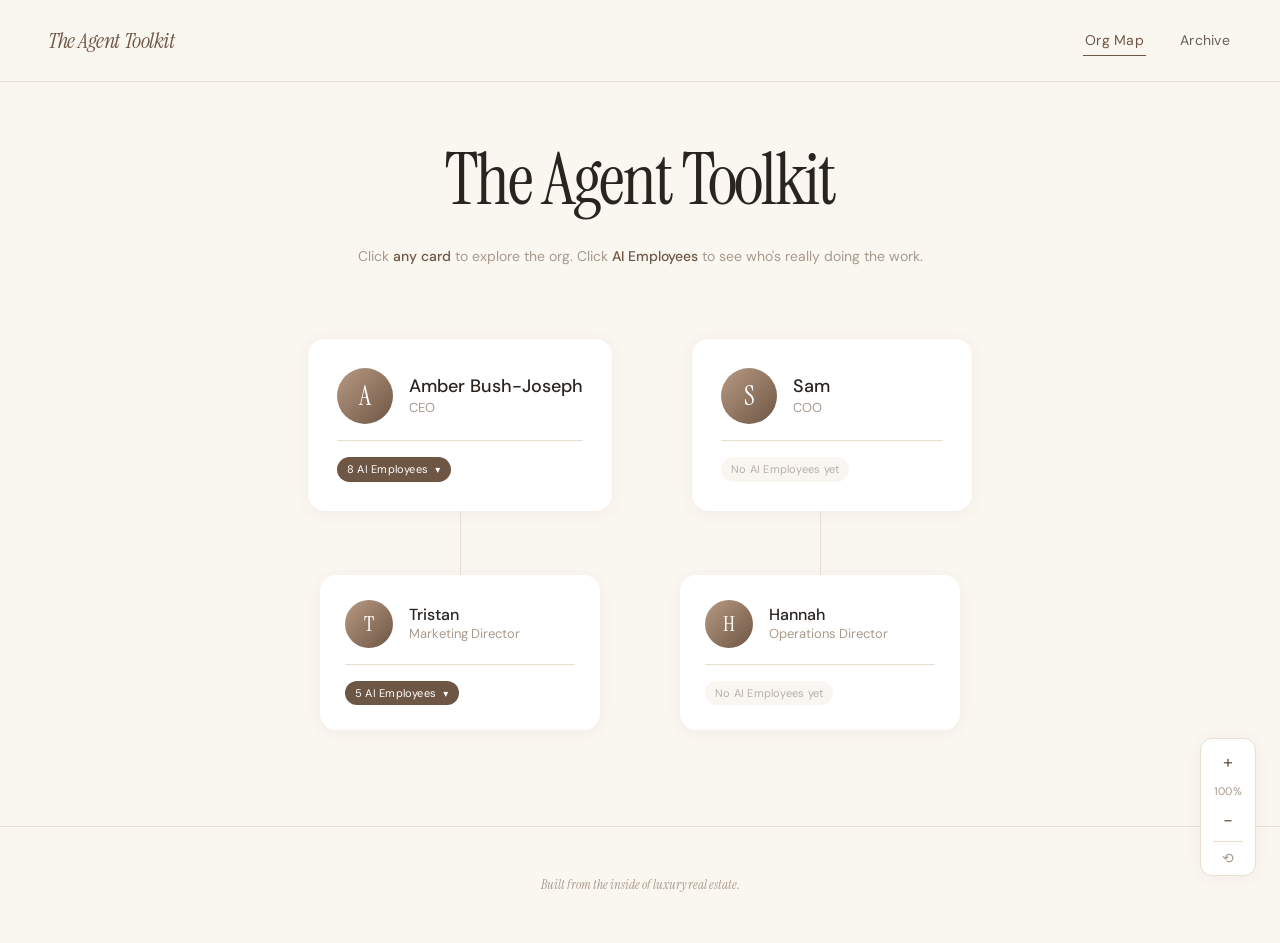
<file: index.html>
<!DOCTYPE html>
<html lang="en">
<head>
    <meta charset="UTF-8">
    <meta name="viewport" content="width=device-width, initial-scale=1.0">
    <title>The Agent Toolkit · AI-Powered Company</title>
    <link rel="preconnect" href="https://fonts.googleapis.com">
    <link rel="preconnect" href="https://fonts.gstatic.com" crossorigin>
    <link href="https://fonts.googleapis.com/css2?family=Instrument+Serif:ital@0;1&family=DM+Sans:wght@300;400;500;700&display=swap" rel="stylesheet">
    <link rel="stylesheet" href="styles.css">
</head>
<body>
    <header class="site-header">
        <div class="brand">The Agent Toolkit</div>
        <nav class="site-nav">
            <a href="#" class="active">Org Map</a>
            <a href="#">Archive</a>
        </nav>
    </header>

    <main class="chart-container">
        <section class="hero">
            <h1 class="headline">The Agent Toolkit</h1>
            <p class="subtitle" id="subtitle"></p>
        </section>

        <section class="org-tree" id="orgTree">
            <!-- JS renders here -->
        </section>
    </main>

    <footer class="site-footer">
        <p>Built from the inside of luxury real estate.</p>
    </footer>

    <div class="zoom-controls">
        <button class="zoom-btn" id="zoomIn" aria-label="Zoom in" title="Zoom in">+</button>
        <div class="zoom-level" id="zoomLevel">100%</div>
        <button class="zoom-btn" id="zoomOut" aria-label="Zoom out" title="Zoom out">−</button>
        <button class="zoom-btn zoom-reset" id="zoomReset" aria-label="Reset zoom" title="Reset zoom">⟲</button>
    </div>

    <script src="script.js"></script>
</body>
</html>
</file>
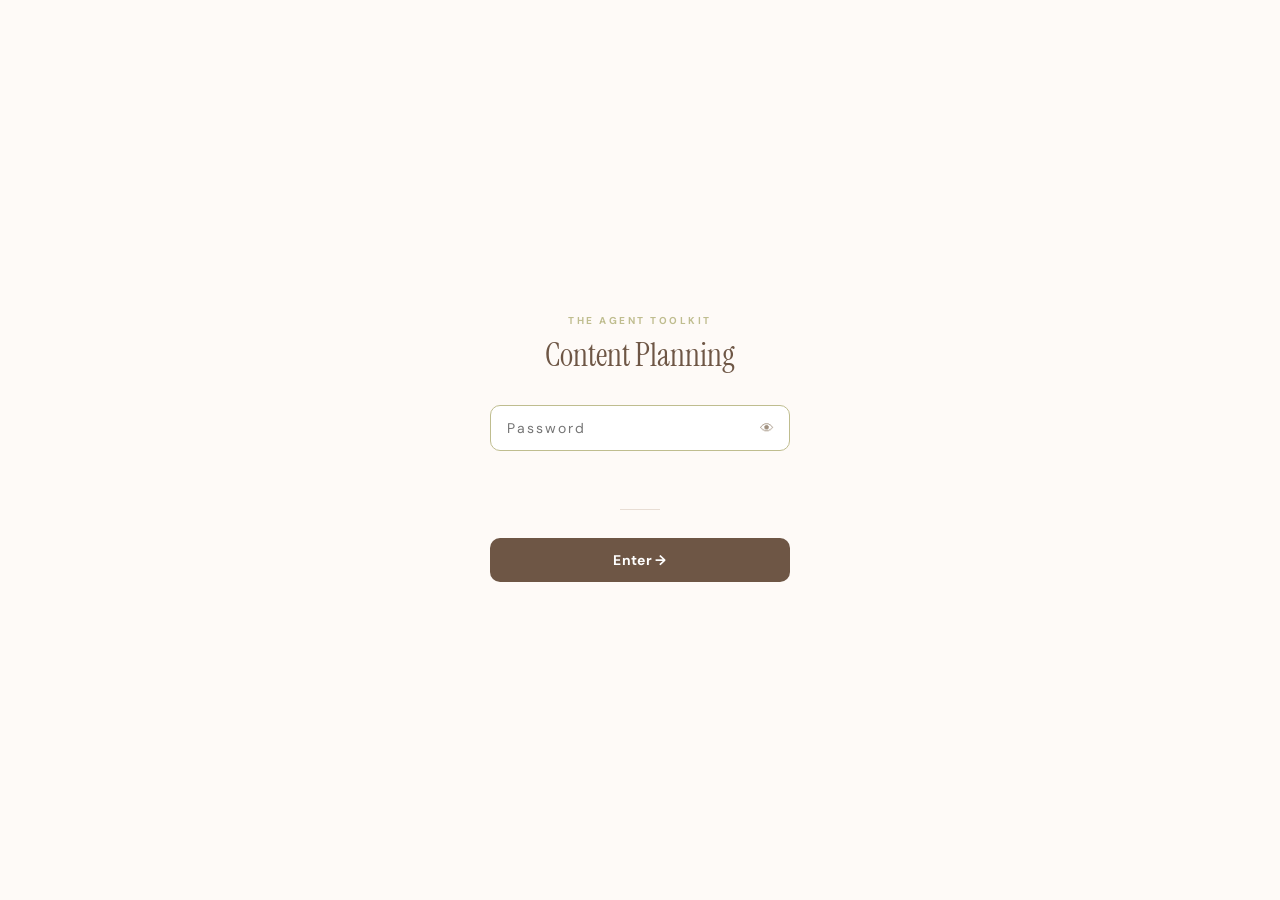
<file: content-planning/index.html>
<!DOCTYPE html>
<html lang="en">
<head>
<meta charset="UTF-8">
<meta name="viewport" content="width=device-width, initial-scale=1.0">
<title>Agent Toolkit</title>
<link rel="preconnect" href="https://fonts.googleapis.com">
<link rel="preconnect" href="https://fonts.gstatic.com" crossorigin>
<link href="https://fonts.googleapis.com/css2?family=Instrument+Serif:ital@0;1&family=DM+Sans:ital,opsz,wght@0,9..40,400;0,9..40,500;0,9..40,600;0,9..40,700;0,9..40,800;1,9..40,400&display=swap" rel="stylesheet">
<style>
  :root {
    color-scheme: light;
    --cream: #fefaf7;
    --cream-mid: #f5ede4;
    --cream-dark: #e8ddd4;
    --navy: #6e5645;
    --navy-mid: #5a4538;
    --navy-light: #7d6454;
    --gold: #bfbd8f;
    --gold-hover: #a8a676;
    --gold-light: #f5f4e8;
    --gold-border: #bfbd8f;
    --stone: #a0907f;
    --stone-light: #ede8e2;
    --green: #5a7a52;
    --green-light: #e8f0e6;
    --red: #9e3d2e;
    --red-light: #faecea;
    --blue: #5a6e8a;
    --blue-light: #e8eef5;
    --white: #FFFFFF;
    --text: #6e5645;
    --text-muted: #a0907f;
    --radius-sm: 8px;
    --radius: 12px;
    --radius-lg: 16px;
    --shadow-sm: 0 1px 3px rgba(0,0,0,0.07);
    --shadow: 0 2px 8px rgba(0,0,0,0.08), 0 1px 3px rgba(0,0,0,0.06);
    --shadow-lg: 0 8px 24px rgba(0,0,0,0.10), 0 2px 6px rgba(0,0,0,0.06);
  }
  * { box-sizing: border-box; margin: 0; padding: 0; }
  body {
    font-family: 'DM Sans', -apple-system, 'Helvetica Neue', Arial, sans-serif;
    background: var(--cream);
    color: var(--text);
    min-height: 100vh;
  }

  /* ─── PASSWORD GATE ──────────────────────────── */
  #gate {
    display: none;
    position: fixed;
    inset: 0;
    background: #fefaf7;
    z-index: 9999;
    align-items: center;
    justify-content: center;
    flex-direction: column;
  }
  #gate.visible { display: flex; }
  #app.hidden { display: none; }

  .gate-card {
    width: 100%;
    max-width: 380px;
    padding: 48px 40px 40px;
    text-align: center;
  }
  .gate-eyebrow {
    font-family: 'DM Sans', sans-serif;
    font-size: 10px;
    font-weight: 700;
    letter-spacing: 2.5px;
    text-transform: uppercase;
    color: #bfbd8f;
    margin-bottom: 10px;
  }
  .gate-title {
    font-family: 'Instrument Serif', Georgia, serif;
    font-size: 32px;
    font-weight: 400;
    color: #6e5645;
    line-height: 1.15;
    margin-bottom: 32px;
  }
  .gate-input-wrap { position: relative; margin-bottom: 12px; }
  .gate-input {
    width: 100%;
    padding: 13px 44px 13px 16px;
    font-family: 'DM Sans', sans-serif;
    font-size: 14px;
    color: #6e5645;
    background: #fff;
    border: 1.5px solid #e8ddd4;
    border-radius: 10px;
    outline: none;
    transition: border-color 0.15s;
    letter-spacing: 2px;
  }
  .gate-input:focus { border-color: #bfbd8f; }
  .gate-input.error { border-color: #c0392b; }
  .gate-toggle {
    position: absolute;
    right: 14px; top: 50%;
    transform: translateY(-50%);
    background: none; border: none;
    cursor: pointer; color: #a0907f;
    font-size: 14px; padding: 2px;
  }
  .gate-btn {
    width: 100%;
    padding: 13px;
    background: #6e5645;
    color: #fff;
    border: none;
    border-radius: 10px;
    font-family: 'DM Sans', sans-serif;
    font-size: 14px;
    font-weight: 700;
    cursor: pointer;
    letter-spacing: 0.3px;
    transition: background 0.15s;
    margin-bottom: 12px;
  }
  .gate-btn:hover { background: #5a4538; }
  .gate-error {
    font-size: 12px;
    color: #c0392b;
    margin-top: 4px;
    min-height: 18px;
    font-weight: 500;
  }
  .gate-divider {
    width: 40px;
    height: 1px;
    background: #e8ddd4;
    margin: 28px auto;
  }

  /* ─── TOPBAR ─────────────────────────────────── */
  .topbar {
    background: #6e5645;
    padding: 0 40px;
    height: 60px;
    display: flex;
    align-items: center;
    justify-content: space-between;
    position: sticky;
    top: 0;
    z-index: 200;
  }
  .topbar-brand { display: flex; align-items: center; gap: 12px; }
  .topbar-logo { font-family: 'DM Sans', sans-serif; font-size: 13px; font-weight: 700; letter-spacing: 2px; text-transform: uppercase; color: #fff; }
  .topbar-divider { width: 1px; height: 16px; background: rgba(255,255,255,0.2); }
  .topbar-title { font-size: 13px; color: rgba(255,255,255,0.55); font-weight: 500; }
  .topbar-right { display: flex; align-items: center; gap: 14px; }
  .filming-badge { font-size: 11px; color: rgba(255,255,255,0.4); }
  .picks-pill {
    background: rgba(255,255,255,0.1);
    border: 1px solid rgba(255,255,255,0.15);
    border-radius: 20px;
    padding: 5px 14px;
    font-size: 12px;
    font-weight: 600;
    color: rgba(255,255,255,0.65);
    transition: all 0.2s;
  }
  .picks-pill.complete { background: var(--gold-light); border-color: var(--gold-border); color: var(--navy); }

  /* ─── PAGE HEADER ────────────────────────────── */
  .page-header { background: var(--white); border-bottom: 1px solid var(--cream-dark); padding: 28px 40px 24px; }
  .week-label { font-family: 'DM Sans', sans-serif; font-size: 10px; font-weight: 600; letter-spacing: 2px; text-transform: uppercase; color: var(--gold); margin-bottom: 8px; }
  .page-title { font-family: 'Instrument Serif', Georgia, serif; font-size: 36px; font-weight: 400; color: var(--navy); letter-spacing: 0.1px; line-height: 1.1; margin-bottom: 8px; }
  .page-subtitle { font-family: 'DM Sans', sans-serif; font-size: 13px; color: var(--text-muted); line-height: 1.6; }
  .page-subtitle strong { color: var(--text); font-weight: 600; }

  /* ─── TABS ───────────────────────────────────── */
  .tabs-bar {
    background: var(--white);
    border-bottom: 1px solid var(--cream-dark);
    padding: 0 40px;
    display: flex;
    gap: 0;
  }
  .tab-btn {
    padding: 12px 18px;
    font-size: 13px;
    font-weight: 600;
    color: var(--text-muted);
    background: none;
    border: none;
    border-bottom: 2px solid transparent;
    cursor: pointer;
    transition: all 0.15s;
    display: flex;
    align-items: center;
    gap: 7px;
  }
  .tab-btn:hover { color: var(--text); }
  .tab-btn.active { color: var(--navy); border-bottom-color: var(--navy); }
  .tab-count {
    background: var(--stone-light);
    color: var(--stone);
    font-size: 10px;
    font-weight: 700;
    padding: 1px 6px;
    border-radius: 10px;
    min-width: 18px;
    text-align: center;
  }
  .tab-btn.active .tab-count { background: var(--navy); color: #fff; }

  /* ─── MAIN ───────────────────────────────────── */
  .main { max-width: 1200px; margin: 0 auto; padding: 32px 40px 120px; }
  .tab-panel { display: none; }
  .tab-panel.active { display: block; }

  /* ─── GRID ───────────────────────────────────── */
  .slots-grid { display: grid; grid-template-columns: repeat(3, 1fr); gap: 20px; }
  @media (max-width: 960px) { .slots-grid { grid-template-columns: repeat(2, 1fr); } .main { padding: 24px 20px 120px; } .topbar, .page-header, .tabs-bar { padding-left: 20px; padding-right: 20px; } }
  @media (max-width: 600px) { .slots-grid { grid-template-columns: 1fr; } }

  /* ─── SLOT CARD ──────────────────────────────── */
  .slot-card {
    background: var(--white);
    border-radius: var(--radius-lg);
    box-shadow: var(--shadow);
    overflow: hidden;
    display: flex;
    flex-direction: column;
    transition: box-shadow 0.2s;
  }
  .slot-card:hover { box-shadow: var(--shadow-lg); }
  .slot-card.has-pick { box-shadow: var(--shadow), 0 0 0 2px var(--gold-border); }

  .slot-header {
    padding: 16px 18px 14px;
    border-bottom: 1px solid var(--cream-dark);
    display: flex;
    align-items: flex-start;
    gap: 12px;
  }
  .day-block {
    flex-shrink: 0;
    text-align: center;
    background: #bfbd8f;
    border-radius: var(--radius-sm);
    padding: 6px 10px;
    min-width: 52px;
  }
  .day-short { font-size: 9px; font-weight: 800; letter-spacing: 1.5px; text-transform: uppercase; color: rgba(255,255,255,0.75); display: block; }
  .day-date { font-size: 13px; font-weight: 700; color: #fff; display: block; margin-top: 1px; white-space: nowrap; }
  .slot-meta { flex: 1; min-width: 0; }
  .slot-format { font-family: 'DM Sans', sans-serif; font-size: 13px; font-weight: 700; color: var(--text); line-height: 1.3; margin-bottom: 3px; }
  .slot-pillar { font-family: 'DM Sans', sans-serif; font-size: 11px; color: var(--text-muted); }
  .slot-pick-badge {
    display: none;
    font-size: 10px; font-weight: 700;
    background: var(--gold-light); color: var(--gold);
    border: 1px solid var(--gold-border);
    padding: 2px 8px; border-radius: 20px;
    white-space: nowrap; align-self: flex-start; margin-top: 2px;
  }
  .slot-card.has-pick .slot-pick-badge { display: block; }

  /* ─── IDEA ROW ───────────────────────────────── */
  .ideas-list { flex: 1; }
  .idea-row {
    border-bottom: 1px solid var(--cream-mid);
    cursor: pointer;
    transition: background 0.12s;
  }
  .idea-row:last-child { border-bottom: none; }
  .idea-row:hover { background: var(--cream); }
  .idea-row.state-pick { background: var(--gold-light); }
  .idea-row.state-save { background: var(--blue-light); }
  .idea-row.state-reject { opacity: 0.5; }

  .idea-title-bar {
    display: flex; align-items: center;
    padding: 12px 16px; gap: 10px;
    user-select: none;
  }
  .idea-badge {
    width: 22px; height: 22px; border-radius: 50%;
    background: var(--stone-light); color: var(--stone);
    font-size: 10px; font-weight: 800;
    display: flex; align-items: center; justify-content: center;
    flex-shrink: 0; transition: all 0.15s;
  }
  .idea-row.state-pick .idea-badge { background: var(--gold); color: #fff; }
  .idea-row.state-save .idea-badge { background: var(--blue); color: #fff; }
  .idea-row.state-reject .idea-badge { background: var(--stone-light); color: var(--stone); text-decoration: line-through; }

  .idea-name {
    font-family: 'DM Sans', sans-serif;
    font-size: 13px; font-weight: 600; color: var(--text);
    flex: 1; line-height: 1.4; transition: color 0.15s;
  }
  .idea-row.state-pick .idea-name { color: var(--gold-hover); }
  .idea-row.state-save .idea-name { color: var(--blue); }
  .idea-row.state-reject .idea-name { text-decoration: line-through; color: var(--text-muted); }

  .idea-status-icon { font-size: 13px; flex-shrink: 0; }
  .chevron-icon {
    width: 14px; height: 14px; flex-shrink: 0;
    opacity: 0.3; transition: transform 0.2s, opacity 0.2s;
  }
  .idea-row.open .chevron-icon { transform: rotate(180deg); opacity: 0.6; }

  /* ─── EXPANDED DETAIL ────────────────────────── */
  .idea-detail {
    display: none;
    padding: 0 16px 16px 48px;
    background: var(--cream);
    border-top: 1px solid var(--cream-dark);
  }
  .idea-row.open > .idea-detail { display: block; }
  .idea-row.state-pick > .idea-detail { background: var(--gold-light); }
  .idea-row.state-save > .idea-detail { background: var(--blue-light); }

  .detail-section { margin-top: 11px; }
  .detail-label { font-size: 9px; font-weight: 800; letter-spacing: 1.3px; text-transform: uppercase; color: var(--stone); margin-bottom: 3px; }
  .detail-body { font-size: 12px; color: var(--navy-light); line-height: 1.55; }
  .detail-quote {
    margin-top: 5px; padding: 7px 10px;
    background: rgba(255,255,255,0.7);
    border-left: 2.5px solid var(--gold-border);
    border-radius: 0 4px 4px 0;
    font-size: 12px; font-style: italic; color: var(--navy-light); line-height: 1.5;
  }
  .detail-tag {
    display: inline-block; background: var(--stone-light); color: var(--stone);
    font-size: 10px; font-weight: 600; padding: 2px 8px; border-radius: 20px; margin-top: 4px;
  }

  /* ─── ACTION BUTTONS ─────────────────────────── */
  .action-buttons {
    display: flex; gap: 8px; margin-top: 14px;
  }
  .action-btn {
    flex: 1; padding: 8px 4px;
    border-radius: var(--radius-sm);
    font-size: 11px; font-weight: 700;
    cursor: pointer; transition: all 0.15s;
    border: 1.5px solid transparent;
    text-align: center;
    letter-spacing: 0.1px;
  }
  .action-btn.pick-btn {
    background: transparent; border-color: var(--gold);
    color: var(--gold);
  }
  .action-btn.pick-btn:hover, .action-btn.pick-btn.active {
    background: var(--gold); color: #fff;
  }
  .action-btn.save-btn {
    background: transparent; border-color: var(--blue);
    color: var(--blue);
  }
  .action-btn.save-btn:hover, .action-btn.save-btn.active {
    background: var(--blue); color: #fff;
  }
  .action-btn.reject-btn {
    background: transparent; border-color: var(--stone);
    color: var(--stone);
  }
  .action-btn.reject-btn:hover, .action-btn.reject-btn.active {
    background: var(--stone-light); color: var(--red); border-color: var(--red);
  }

  /* ─── SAVED IDEAS TAB ────────────────────────── */
  .saved-grid { display: grid; grid-template-columns: repeat(auto-fill, minmax(320px, 1fr)); gap: 16px; }
  .saved-card {
    background: var(--white);
    border-radius: var(--radius);
    box-shadow: var(--shadow-sm);
    padding: 16px 18px;
    border-left: 3px solid var(--blue);
  }
  .saved-card-slot { font-size: 10px; font-weight: 700; letter-spacing: 1px; text-transform: uppercase; color: var(--stone); margin-bottom: 5px; }
  .saved-card-title { font-size: 13px; font-weight: 700; color: var(--navy); line-height: 1.35; margin-bottom: 6px; }
  .saved-card-angle { font-size: 11px; color: var(--text-muted); line-height: 1.5; }
  .saved-card-actions { margin-top: 10px; display: flex; gap: 8px; }
  .mini-btn {
    font-size: 11px; font-weight: 600; padding: 5px 12px;
    border-radius: 6px; border: 1.5px solid; cursor: pointer; transition: all 0.15s;
  }
  .mini-btn.pick { border-color: var(--gold); color: var(--gold); background: transparent; }
  .mini-btn.pick:hover { background: var(--gold); color: #fff; }
  .mini-btn.remove { border-color: var(--stone); color: var(--stone); background: transparent; }
  .mini-btn.remove:hover { background: var(--stone-light); }

  .empty-state { text-align: center; padding: 60px 24px; color: var(--text-muted); }
  .empty-state-icon { font-size: 32px; margin-bottom: 12px; }
  .empty-state-text { font-size: 13px; line-height: 1.6; }

  /* ─── BOTTOM BAR ─────────────────────────────── */
  .bottom-bar {
    position: fixed; bottom: 0; left: 0; right: 0;
    background: #5a4538;
    border-top: 1px solid rgba(255,255,255,0.06);
    padding: 14px 40px;
    z-index: 300; display: flex; align-items: center; gap: 20px;
  }
  .bottom-chips { display: flex; flex-wrap: wrap; gap: 6px; flex: 1; }
  .chip {
    font-size: 10px; font-weight: 600; padding: 4px 10px; border-radius: 20px;
    border: 1px solid rgba(255,255,255,0.12); color: rgba(255,255,255,0.35); white-space: nowrap; transition: all 0.15s;
  }
  .chip.filled { background: var(--gold-light); border-color: var(--gold-border); color: var(--navy); }
  .generate-btn {
    flex-shrink: 0; padding: 11px 24px;
    background: var(--gold); border: none; border-radius: var(--radius-sm);
    color: var(--navy); font-size: 13px; font-weight: 800; letter-spacing: 0.3px;
    cursor: pointer; opacity: 0.35; pointer-events: none; transition: all 0.2s; white-space: nowrap;
  }
  .generate-btn.ready { opacity: 1; pointer-events: auto; box-shadow: 0 2px 8px rgba(184,134,11,0.35); }
  .generate-btn.ready:hover { background: var(--gold-hover); transform: translateY(-1px); }

  /* ─── SCRIPTS TAB ───────────────────────────── */
  .scripts-grid { display: flex; flex-direction: column; gap: 24px; max-width: 860px; }
  .script-card { background: var(--white); border-radius: var(--radius-lg); box-shadow: var(--shadow); overflow: hidden; }

  .sc-header { padding: 18px 20px 16px; border-bottom: 1px solid var(--cream-dark); display: flex; align-items: flex-start; gap: 14px; }
  .sc-header-main { flex: 1; min-width: 0; }
  .sc-title { font-family: 'Instrument Serif', Georgia, serif; font-size: 20px; font-weight: 400; color: var(--navy); line-height: 1.25; margin-bottom: 12px; }
  .sc-tags { display: flex; flex-wrap: wrap; gap: 6px; }
  .sc-tag { font-family: 'DM Sans', sans-serif; font-size: 11px; font-weight: 600; padding: 3px 10px; border-radius: 20px; white-space: nowrap; }
  .sc-tag.date       { background: #f0e8e0; color: #7a5540; }
  .sc-tag.format     { background: #e8ebd6; color: #4e5a2a; }
  .sc-tag.goal       { background: #d8eee8; color: #2a6050; }
  .sc-tag.topic      { background: #e8e0f0; color: #5a3a80; }
  .sc-tag.hook-tag   { background: #dce8f5; color: #2a4a80; }
  .sc-tag.tension    { background: #f5e0e8; color: #803050; }
  .sc-tag.resolution { background: #fae8d0; color: #804020; }

  .sc-section { border-top: 1px solid var(--cream-dark); }
  .sc-section-toggle {
    width: 100%; display: flex; align-items: center; justify-content: space-between;
    padding: 12px 20px; background: none; border: none; cursor: pointer;
    font-family: 'DM Sans', sans-serif; font-size: 12px; font-weight: 700;
    color: var(--text-muted); text-align: left; letter-spacing: .04em; text-transform: uppercase;
  }
  .sc-section-toggle:hover { background: var(--cream); color: var(--text); }
  .sc-section-chevron { font-size: 14px; transition: transform .2s; }
  .sc-section.open .sc-section-chevron { transform: rotate(180deg); }
  .sc-section-body { display: none; padding: 4px 20px 16px; }
  .sc-section.open .sc-section-body { display: block; }

  .hook-options { display: flex; flex-direction: column; gap: 6px; margin-bottom: 10px; }
  .hook-option { display: flex; align-items: flex-start; gap: 10px; padding: 10px 12px; border-radius: 8px; border: 1.5px solid var(--cream-dark); cursor: pointer; transition: all .12s; }
  .hook-option:hover { border-color: var(--gold-border); background: var(--gold-light); }
  .hook-option.selected { border-color: var(--gold-border); background: var(--gold-light); }
  .hook-option input[type=radio] { margin-top: 3px; flex-shrink: 0; accent-color: #a8a676; }
  .hook-option-text { font-size: 13px; color: var(--text); line-height: 1.45; }
  .hook-custom-label { font-size: 10px; font-weight: 700; color: var(--text-muted); text-transform: uppercase; letter-spacing: .07em; margin: 12px 0 6px; }
  .hook-custom-input { width: 100%; padding: 10px 12px; border: 1.5px solid var(--cream-dark); border-radius: 8px; font-family: 'DM Sans', sans-serif; font-size: 13px; color: var(--text); background: var(--cream); outline: none; transition: border-color .15s; }
  .hook-custom-input:focus { border-color: var(--gold-border); background: #fffdf9; }
  .hook-custom-input::placeholder { color: var(--text-muted); font-style: italic; }

  .sc-textarea { width: 100%; min-height: 200px; padding: 12px 14px; font-family: 'DM Sans', sans-serif; font-size: 13px; color: var(--text); background: var(--cream); border: 1.5px solid var(--cream-dark); border-radius: 8px; resize: vertical; outline: none; line-height: 1.65; transition: border-color .15s; }
  .sc-textarea:focus { border-color: var(--gold-border); background: #fffdf9; }

  .caption-tabs { display: flex; gap: 6px; margin-bottom: 10px; }
  .caption-tab-btn { padding: 5px 14px; border-radius: 20px; border: 1.5px solid var(--cream-dark); background: none; font-size: 12px; font-weight: 600; color: var(--text-muted); cursor: pointer; transition: all .12s; font-family: 'DM Sans', sans-serif; }
  .caption-tab-btn.active { background: var(--navy); border-color: var(--navy); color: #fff; }

  .scripts-footer { margin-top: 8px; padding: 16px 0 0; display: flex; align-items: center; justify-content: space-between; gap: 16px; border-top: 1px solid var(--cream-dark); }
  .scripts-footer-note { font-size: 12px; color: var(--text-muted); line-height: 1.5; }
  .notion-btn { flex-shrink: 0; padding: 11px 24px; background: var(--navy); border: none; border-radius: var(--radius-sm); color: #fff; font-size: 13px; font-weight: 700; cursor: pointer; transition: all 0.2s; white-space: nowrap; }
  .notion-btn:hover { background: var(--navy-mid); }
  .notion-btn.sent { background: var(--green); }

  /* ─── MODAL ──────────────────────────────────── */
  .overlay {
    display: none; position: fixed; inset: 0;
    background: rgba(0,0,0,0.5); z-index: 400;
    align-items: center; justify-content: center; padding: 24px;
  }
  .overlay.open { display: flex; }
  .modal {
    background: var(--white); border-radius: var(--radius-lg);
    box-shadow: var(--shadow-lg); max-width: 560px; width: 100%; max-height: 82vh; overflow-y: auto;
  }
  .modal-header {
    padding: 20px 24px 16px; border-bottom: 1px solid var(--cream-dark);
    display: flex; align-items: center; justify-content: space-between; position: sticky; top: 0; background: var(--white);
  }
  .modal-header h2 { font-family: 'Instrument Serif', Georgia, serif; font-size: 24px; font-weight: 400; color: var(--navy); letter-spacing: 0.2px; }
  .close-btn {
    width: 28px; height: 28px; border-radius: 50%; background: var(--stone-light);
    border: none; cursor: pointer; display: flex; align-items: center; justify-content: center;
    font-size: 14px; color: var(--stone); line-height: 1;
  }
  .close-btn:hover { background: var(--cream-dark); }
  .modal-body { padding: 16px 24px; }
  .selection-item { padding: 12px 0; border-bottom: 1px solid var(--cream-mid); }
  .selection-item:last-child { border-bottom: none; }
  .selection-day { font-size: 10px; font-weight: 800; letter-spacing: 1px; text-transform: uppercase; color: var(--stone); margin-bottom: 3px; }
  .selection-title { font-size: 13px; font-weight: 700; color: var(--navy); line-height: 1.3; }
  .selection-meta { font-size: 11px; color: var(--text-muted); margin-top: 2px; }
  .copy-block { margin: 16px 0; background: var(--cream); border-radius: var(--radius-sm); padding: 14px; }
  .copy-label { font-size: 10px; font-weight: 700; letter-spacing: 1px; text-transform: uppercase; color: var(--stone); margin-bottom: 8px; }
  .copy-text { font-size: 11px; color: var(--navy-light); line-height: 1.7; white-space: pre-wrap; font-family: 'Courier New', monospace; }
  .copy-btn {
    margin-top: 10px; width: 100%; padding: 9px;
    background: var(--navy); color: #fff; border: none; border-radius: var(--radius-sm);
    font-size: 12px; font-weight: 700; cursor: pointer; transition: background 0.15s;
  }
  .copy-btn:hover { background: var(--navy-light); }
  .copy-btn.copied { background: var(--green); }
  .modal-footer { padding: 12px 24px 20px; font-size: 11px; color: var(--text-muted); line-height: 1.6; }
</style>
</head>
<body>

<!-- PASSWORD GATE -->
<div id="gate">
  <div class="gate-card">
    <div class="gate-eyebrow">The Agent Toolkit</div>
    <div class="gate-title">Content Planning</div>
    <div class="gate-input-wrap">
      <input class="gate-input" id="gateInput" type="password" placeholder="Password" autocomplete="current-password" />
      <button class="gate-toggle" id="gateToggle" tabindex="-1">👁</button>
    </div>
    <div class="gate-error" id="gateError"></div>
    <div class="gate-divider"></div>
    <button class="gate-btn" id="gateBtn">Enter →</button>
  </div>
</div>

<!-- APP -->
<div id="app" class="hidden">
<nav class="topbar">
  <div class="topbar-brand">
    <span class="topbar-logo">Agent Toolkit</span>
    <div class="topbar-divider"></div>
    <span class="topbar-title">Weekly Content Ideas</span>
  </div>
  <div class="topbar-right">
    <span class="filming-badge">📹 Filming: Fri Apr 25</span>
    <span class="picks-pill" id="picksPill">0 of 6 picked</span>
  </div>
</nav>

<div class="page-header">
  <div class="week-label">Week of April 27 – May 3, 2026</div>
  <h1 class="page-title">This Week's Content Ideas</h1>
  <p class="page-subtitle"><strong>2–3 ideas per slot.</strong> Click any idea to read the full angle, hook, and source — then pick it for this week, save it for later, or reject it.</p>
</div>

<div class="tabs-bar">
  <button class="tab-btn active" data-tab="this-week">This Week <span class="tab-count" id="count-week">0/6</span></button>
  <button class="tab-btn" data-tab="scripts">Scripts <span class="tab-count" id="count-scripts">0/6</span></button>
  <button class="tab-btn" data-tab="saved">Saved for Later <span class="tab-count" id="count-saved">0</span></button>
</div>

<main class="main">
  <div class="tab-panel active" id="panel-this-week">
    <div class="slots-grid" id="slotsGrid"></div>
  </div>
  <div class="tab-panel" id="panel-scripts">
    <div class="scripts-grid" id="scriptsGrid"></div>
    <div class="scripts-footer">
      <div class="scripts-footer-note">Edit any script above, then send all 6 to Notion when you're ready.</div>
      <button class="notion-btn" id="notionBtn">Send to Notion →</button>
    </div>
  </div>
  <div class="tab-panel" id="panel-saved">
    <div class="saved-grid" id="savedGrid"></div>
  </div>
</main>

<div class="bottom-bar">
  <div class="bottom-chips" id="bottomChips"></div>
  <button class="generate-btn" id="generateBtn">Review My Picks →</button>
</div>

<div class="overlay" id="overlay">
  <div class="modal">
    <div class="modal-header">
      <h2>Your 6 Picks</h2>
      <button class="close-btn" id="closeModal">✕</button>
    </div>
    <div class="modal-body">
      <div id="selectionsList"></div>
      <div class="copy-block">
        <div class="copy-label">Copy into Cowork to generate scripts</div>
        <div class="copy-text" id="copyText"></div>
        <button class="copy-btn" id="copyBtn">Copy to Clipboard</button>
      </div>
    </div>
    <div class="modal-footer">Paste this into your Cowork session and say <strong>"generate my content"</strong> — the copywriters will write all 6 pieces.</div>
  </div>
</div>

<script>
const WEEK = "2026-04-27";

const SLOTS = [
  {
    id: 1, day: "Monday", dayShort: "MON", date: "Apr 27",
    format: "Educational Carousel", pillar: "Deep tactical — save-worthy",
    ideas: [
      { letter:"A", title:"The 4 Types of Content Every Agent Needs in Their Feed",
        angle:"Most agents post one or two content types and wonder why nothing converts. There are four types every profile needs to move a stranger to a client: reach, nurture, proof, and conversion. Most agents are missing at least two. This carousel shows what each does and how often to post it.",
        hookType:"Callout Diagnosis", hookLine:'"Most agents are either posting listings only, or tips and getting nothing back. Neither one alone converts."',
        source:"Content Strategy (Five Pillars) · Soundbite Library §6 · Hook Library §4",
        bestFor:"Carousel, 6–8 slides. Every agent can immediately audit their own feed — high save rate." },
      { letter:"B", title:"The Instagram Listing That Actually Gets Sellers to Call",
        angle:"Most agents post a just-listed graphic. The agents who convert sellers from Instagram post something different: a listing spotlight that teaches what their home would feel like to someone who loves it. Specific framework for what to film, what overlay to write, and how to caption it.",
        hookType:"Negation Open", hookLine:'"Stop treating Instagram like it\'s the MLS."',
        source:"Soundbite Library §7 · Style Spec §8.1 (Gabrielle listing spotlight) · Hook Library §1",
        bestFor:"Carousel, 6–8 slides. Can include Gabrielle's documented listing spotlight as the proof slide." },
      { letter:"C", title:"What to Post on Instagram When You Have Zero Listings Right Now",
        angle:"The trap most agents fall into: waiting for a listing to post something 'real.' The agents who grow consistently post the same five content types whether they have zero listings or five. This carousel is the playbook for staying visible between transactions.",
        hookType:"Aspirational / Objection Flip", hookLine:'"Waiting for a listing to post? That\'s the thing keeping your page invisible."',
        source:"Soundbite Library §6 · Content Strategy Pillar 2 · Hook Library §4",
        bestFor:"Carousel, 5–7 slides. Highly relatable — most agents go dark between deals." }
    ]
  },
  {
    id: 2, day: "Tuesday", dayShort: "TUE", date: "Apr 28",
    format: "Talking Head Reel", pillar: "Flexible — best topic for the week",
    ideas: [
      { letter:"A", title:'"We\'re Not ER Doctors" — The Availability Reel',
        angle:"Your value proposition should not be that you are the most available. Real estate is not an emergency room. When you build a business where clients expect instant access 24/7, you've built a business that will eventually break you. The agents charging full fee and keeping their weekends stopped competing on availability.",
        hookType:"Contrarian Reframe (Negation)", hookLine:'"We\'re not ER doctors." (verbatim — Hook Library §8)',
        source:"Soundbite Library §2 · Hook Library §8",
        bestFor:"Talking head, 30–40s. Timely: contrast to 'resilience/grind' content circulating this week." },
      { letter:"B", title:'"What Would Million Dollar Amber Do?" — The Decision Filter',
        angle:"The most useful question you've ever asked yourself. You named your future self, asked what she'd do when the alarm went off, and built a 7-figure business that way. You told your husband. He named three things that had to die. This reel teaches the mechanic.",
        hookType:"First-Person Confession", hookLine:'"I started calling myself Million Dollar Amber. My husband told me three things about myself had to die."',
        source:"Soundbite Library §5 · Hook Library §2",
        bestFor:"Talking head, 45–60s. Broad reach — anyone building a business relates, not just agents." },
      { letter:"C", title:'"The Main Character of Your Social Media Is Not You"',
        angle:"Most agents center their Instagram on themselves — achievements, closings, their face. The agents who attract ideal clients make their content about the viewer's life, not the agent's. This reel delivers the reframe and shows what it looks like in practice.",
        hookType:"Contrarian Reframe", hookLine:'"The main character of your social media should not be you. It should be your ideal client." (verbatim)',
        source:"Soundbite Library §4 · Hook Library §1",
        bestFor:"Talking head, 45–60s. Strong POV that applies across all niches and markets." }
    ]
  },
  {
    id: 3, day: "Wednesday", dayShort: "WED", date: "Apr 29",
    format: "Proof Reel or Carousel", pillar: "Member result or case study",
    ideas: [
      { letter:"A", title:"Gabrielle — She Doesn't Work Saturdays. Charges 4%. Did $40M Last Year.",
        angle:"The three most common objections to running a business differently — you have to be available, you have to discount, you have to grind for volume — Gabrielle disproves all three in one story. DC suburbs. Burnout → #2 in her office. All from Instagram.",
        hookType:"Character + Number / Contrarian Reframe", hookLine:'"Most agents are taught to chase leads, compete on commission, and stay available 24/7. Gabrielle decided that didn\'t work for her."',
        source:"Style Spec §8.1 (Gabrielle full case study) · Soundbite Library §11 · Hook Library §4",
        bestFor:"Talking head reel, 30–45s. Or Conversational Question Open if a Collective call clip of Gabrielle exists." },
      { letter:"B", title:"Adrienne — From $3M to $20–30M in One Year. All From Instagram.",
        angle:"In 2024, Adrienne did $3M — one deal — in Dallas. In 2025, $20–30M in leads, contracts, and closed deals. All from Instagram. She stopped trying to be the agent for everyone and became known for one specific client type.",
        hookType:"Stat-Shock Open", hookLine:'"In one year, Adrienne went from $3M in deals to $20–30M. All from Instagram."',
        source:"Style Spec §8.1 (Adrienne: Dallas, $3M→$20-30M) · Hook Library §3",
        bestFor:"Short punchy reel OR before/after carousel with year-over-year contrast as the spine." },
      { letter:"C", title:"Allison — $3.1M in One Month After One Sentence Change",
        angle:"Allison stopped targeting relocators to Florida and started targeting people who already moved there 4–5 years ago. That one tweak. In the month after the Intensive Cohort: three deals, $3.1M. All from Instagram.",
        hookType:"Stat-Shock Open", hookLine:'"Allison closed $3.1M in one month. Three deals. All from Instagram. After one sentence change."',
        source:"Style Spec §8.1 (Allison, Boca) · Soundbite Library §11",
        bestFor:"Reel, 30–45s. The 'tiniest tweak' framing Amber already uses." }
    ]
  },
  {
    id: 4, day: "Thursday", dayShort: "THU", date: "Apr 30",
    format: "Reach / Trend / Meme", pillar: "High shareability — broad appeal",
    ideas: [
      { letter:"A", title:'"What Would Million Dollar You Do?" — Future-Self Reach Reel',
        angle:"A decision filter for anyone who has ever avoided the uncomfortable thing. Specific enough to be unmistakably Amber; broad enough to reach anyone building anything. No niche required to feel this.",
        hookType:"First-Person Confession", hookLine:'"I started calling myself Million Dollar Amber. I\'m not exaggerating when I tell you it changed everything."',
        source:"Soundbite Library §5 · Hook Library §2",
        bestFor:"Talking head, 30–45s. High reach ceiling. (Don't also use for Tuesday.)" },
      { letter:"B", title:'"If Other Jobs Were Treated Like a Real Estate Agent\'s" — Meme Carousel',
        angle:"The industry expects agents to be available 24/7, justify their fee at every appointment, and respond to 11PM texts from clients not even under contract. Comedy carousel applying those expectations to other professions. Agents tag agents. Non-agents recognize the dynamic.",
        hookType:"Pattern-Interrupt / Humor", hookLine:'"If other jobs were treated like a real estate agent\'s..."',
        source:"Soundbite Library §2 (ER doctors, irrational expectations) · §13 (financial advisor/lawyer/CPA framing) · Hook Library §5",
        bestFor:"Carousel, meme format. Rare use — high shareability when it lands." },
      { letter:"C", title:'"Information Didn\'t Change Your Instagram" — Cohort Positioning',
        angle:"The reason the free training didn't work wasn't because the information was wrong. It's because information alone doesn't move you. What moves you is a room watching, accountability, real-time feedback. Anyone who's bought a course and not finished it relates.",
        hookType:"Contrarian Reframe", hookLine:'"The reason your free training didn\'t change your Instagram isn\'t because the information was wrong. It\'s because information doesn\'t move you."',
        source:"Content Strategy (Cohort positioning) · Soundbite Library §5 · Hook Library §8",
        bestFor:"Talking head, 30s, no slides. CTA: Comment COHORT." }
    ]
  },
  {
    id: 5, day: "Saturday", dayShort: "SAT", date: "May 2",
    format: "Aspirational Reel or Carousel", pillar: "Identity, belief shift, luxury world",
    ideas: [
      { letter:"A", title:'"You Are Allowed to Build Your Business Around Your Life"',
        angle:"The 2026 thesis as a direct permission slip. Amber's story — choosing to be a stay-at-home mom for five years, then building a 7-figure business on her own terms — is the proof it's possible. Gives agents explicit permission to design the business that serves their life.",
        hookType:"Permission / Worthiness", hookLine:'"You are allowed to build your business around your life." (verbatim — Hook Library §9)',
        source:"Hook Library §9 (verbatim) · Soundbite Library §1 · Content Strategy (2026 life-first)",
        bestFor:"Aspirational reel, Tier 1 or 2 setting. Setting is the identity signal; spoken track is the permission." },
      { letter:"B", title:'"Here\'s What $67/Month Actually Buys You" — Conversion Carousel',
        angle:"Direct, price-transparent membership pitch. Slide 1: strong conviction about what the Toolkit produces, not just teaches. Middle slides: specific documented member results. Final slide: qualifier CTA. Saturday browsing intent makes this the right day to convert.",
        hookType:"Stat-Shock", hookLine:'"Inside my membership, clients are using Instagram to secure listings from $1.5M all the way up to $32.5M." (verbatim — Hook Library §3)',
        source:"Hook Library §3 (verbatim) · Style Spec §8.1 (Adrienne, Allison, Gabrielle) · Content Strategy Pillar 5",
        bestFor:"Carousel, 6–8 slides. Final slide qualifier CTA: 'Comment ELEVATE even if you've been invisible for a year.'" },
      { letter:"C", title:"The Renovation or Luxury Listing POV Moment",
        angle:"Not the tour — one moment with a strong POV. One design decision, one room detail, with a caption that reveals how Amber thinks. Beautiful image from her actual world + a line or two about how she sees it.",
        hookType:"Vivid Stakes Story", hookLine:'"Everyone said to go with [X]. We went with [Y] instead." (Amber supplies the specific decision)',
        source:"Content Strategy (World-Building) · Soundbite Library §9",
        bestFor:"Single image or short B-roll from renovation or a luxury listing. Amber supplies the specific moment." }
    ]
  },
  {
    id: 6, day: "Sunday", dayShort: "SUN", date: "May 3",
    format: "Simple Educational Carousel", pillar: "Quick-hit tactical — immediately usable",
    ideas: [
      { letter:"A", title:"5 Instagram Story Ideas for Agents This Week",
        angle:"Most agents either post nothing to stories or post things that don't move people — house tours, listing announcements, generic motivation. This carousel gives five specific story prompts agents can use this week: each one maps to a content goal (connection, education, proof, CTA, personality) with an example of what to say.",
        hookType:"Callout + Promise", hookLine:'"Your stories are doing nothing for you. Here are 5 that actually will."',
        source:"Content Strategy (Five Pillars) · Soundbite Library §6 · Caption Library",
        bestFor:"Carousel, 6 slides (intro + one per story prompt). Extremely high save + share rate. Agents screenshot and come back to this weekly." },
      { letter:"B", title:"Skip This, Try This: Agent Edition",
        angle:"Side-by-side format, one swap per slide. Each 'skip' is something most agents actually do; each 'try' is the version that builds trust and converts. Examples: Skip just-listed graphic → Try lifestyle listing spotlight. Skip motivational quote → Try a POV that positions you as the expert. Skip 'DM me for info' → Try 'Comment SOLD for my free guide.'",
        hookType:"Negation / Contrast", hookLine:'"Most agents are doing version one. Here\'s version two."',
        source:"Soundbite Library §6 · §7 · Hook Library §1 · Caption Library (CTA patterns)",
        bestFor:"Carousel, 6–8 slides. Each slide is one swap. Easy to read fast — high share rate. Very low barrier for agents to immediately apply." },
      { letter:"C", title:"5 Caption Formulas That Actually Get Replies",
        angle:"Most agent captions are either a wall of text or a one-liner that says nothing. This carousel breaks down five caption structures agents can plug-and-play: the open loop, the story-turn, the callout-and-reframe, the mini case study, and the direct CTA. One formula per slide with a real example.",
        hookType:"Callout + List Promise", hookLine:'"Your caption is why people scroll past. Here are 5 formulas that make them stop."',
        source:"Caption Library · Soundbite Library §4 · Content Strategy Pillar 3",
        bestFor:"Carousel, 6 slides (intro + five formulas). Agents save this and return to it. Works for any niche." }
    ]
  }
];

// ─── SCRIPTS (Claude fills these in after generating) ──
// To update: replace the empty strings with the generated script text
const SCRIPTS = {
  1: "---\ntopic: How to film\ngoal: Educational\nformat: Detailed Tutorial\ndate: 2026-04-27\n---\n\n# The Instagram Listing That Actually Gets Sellers to Call\n**Date:** 2026-04-27\n**Format:** Instagram carousel (8 slides) \u2014 Detailed Tutorial\n**Pattern:** STOP hook (Brand Style Guide) + A3 Predict-the-viewer's-pushback (tension) + B1 Reframe-then-prescribe (resolution) + F7 \"Here is what to post instead\" pivot\n\n---\n\n## Feedback Log entries honored this run\n- CTA keyword trigger-word matrix (2026-04-23): defaulting to VIDEO per \u00a74.2 \u2014 this carousel teaches a filming framework, which is exactly the VIDEO deliverable use case.\n\n---\n\n## Slide 1 (HOOK)\nStop treating Instagram like it's the MLS.\n\n**Thumbnail text:** Instagram is not the MLS.\n\n---\n\n## Slide 2 (TENSION \u2014 the problem)\nYour just-listed graphic is MLS data with a better filter.\n\nThat is not Instagram content.\n\n---\n\n## Slide 3 (TURN \u2014 the reframe)\nSellers on Instagram are not shopping listings.\n\nThey are watching which agent already speaks their buyer's language.\n\n---\n\n## Slide 4 (STEP 1 \u2014 What to film)\nFilm the 3 details your ideal buyer notices first.\n\nNot rooms. Moments.\n\nThe light. The kitchen. The outdoor space.\n\n---\n\n## Slide 5 (STEP 2 \u2014 What to write)\nWrite the overlay like a buyer describing why they fell in love.\n\n\"The kitchen where Sunday mornings slow down.\"\n\nNot: \"2,200 sq ft open concept.\"\n\n---\n\n## Slide 6 (STEP 3 \u2014 How to caption)\nCaption it for your ideal seller.\n\nName who this home is for. One line.\n\nThen your CTA. One line.\n\nThat is the whole caption.\n\n---\n\n## Slide 7 (PRINCIPLE \u2014 the closer)\nThe agents getting seller inquiries from Instagram post feelings.\n\nNot facts.\n\n---\n\n## Slide 8 (CTA)\nComment VIDEO and I will send you my free guide to filming listing spotlights that convert.\n\n**Visual note:** Distinct from body slides \u2014 solid warm cream or brand color block (#6e5645), large-font white text centered. No listing imagery. Clean, high-contrast CTA-only layout.\n\n---\n\n## Captions\n\n### Short (for reach)\nStop treating Instagram like it's the MLS.\n\nThe agents who attract sellers from Instagram are not posting just-listed graphics with a nicer filter. They are posting listing spotlights that teach buyers how to feel inside a home.\n\nSellers see that content and think: she already knows how to market something like mine.\n\nThe 3-step framework: film the details your ideal buyer notices first, write overlay text that sounds like a buyer falling in love, and caption for the seller you want to reach.\n\nComment VIDEO and I will send you my free guide to filming listing spotlights that actually convert.\n\nAmber Bush-Joseph | The Agent Toolkit\nReal estate Instagram strategy for agents ready to attract aligned sellers.\n\n### SEO (for search)\nStop treating Instagram like it's the MLS.\n\nYour just-listed graphic posts the address. The price. The beds and baths. That is search-result copy, not Instagram content. And sellers scrolling their feed scroll right past it.\n\nThe agents using real estate Instagram strategy to attract sellers are doing something different. They are posting listing spotlights that make buyers feel something. And sellers notice.\n\nHere is the framework:\n\nStep 1 \u2014 Film the 3 details your ideal buyer notices first. Not rooms. Moments. The light in the kitchen at 9am. The outdoor space that makes a yard feel like an escape.\n\nStep 2 \u2014 Write overlay text that sounds like a buyer describing why they fell in love. \"The kitchen where Sunday mornings slow down.\" Not \"2,200 sq ft open concept.\"\n\nStep 3 \u2014 Caption it for your ideal seller. Name who this home is for. One CTA. That is the whole caption.\n\nWhen your listing content for real estate agents teaches buyers to feel the home, sellers pay attention. They want that for theirs.\n\nComment VIDEO and I will send you my free filming guide for real estate Instagram content that converts. Even if you have never done a listing spotlight reel before.\n\nAmber Bush-Joseph | The Agent Toolkit\nInstagram strategy for real estate agents who want their listings to work harder.\n\n---\n\n## Style Spec checklist\n- [x] 5th-grade reading level\n- [x] Zero em dashes\n- [x] Active voice throughout\n- [x] No banned words (checked: leverage, utilize, journey, dive deep, game-changer, value proposition \u2014 none present)\n- [x] One clear CTA (VIDEO)\n- [x] No \"Amber as practicing agent\" implications\n- [x] One idea per slide\n- [x] CTA slide visually distinct (solid brand-color block noted)\n- [x] Amber Test \u2014 all 7 yes:\n  1. Smart, successful friend at dinner? Yes\n  2. Specific number/name/example? Yes \u2014 overlay example verbatim, 3-step numbered framework\n  3. Slides short enough at large font? Yes \u2014 all 3-15 words\n  4. Zero em dashes? Yes\n  5. Leaves viewer capable but hungry? Yes \u2014 framework + guide CTA\n  6. One clear next step? Yes \u2014 Comment VIDEO\n  7. Zero decoding required on first read? Yes\n",
  2: "---\ntopic: Life-First / Boundaries\ngoal: Thought Leadership\nformat: Talking Head\ndate: 2026-04-28\n---\n\n# \"We're Not ER Doctors\" \u2014 The Availability Reel\n**Date:** 2026-04-28\n**Format:** Standard talking reel (50s)\n**Hook pattern:** Negation / Contrarian Claim + Audience-Naming (Hook Library \u00a78)\n**Tension pattern:** A4 Mid-scene drop + cost-naming closer (trained-client expectation)\n**Resolution pattern:** B1 Reframe-then-prescribe (stop competing on availability \u2192 compete on results)\n**Transition:** F7 \"Here is what to do instead.\"\n\n---\n\n## Feedback Log entries honored this run\n- CTA trigger-word matrix (2026-04-23): defaulting to ELEVATE (life-first/boundaries topic, not a filming reel).\n\n---\n\n## Hook options\n\n1. **Realtors, we're not ER doctors.** \u2190 RECOMMENDED\n2. Real estate agents: you are not on call 24/7. That is a choice.\n3. The most available agent in your market is rarely the most profitable.\n4. Agents, here is what you have trained your clients to expect. And how to change it.\n5. Gabrielle doesn't work Saturdays. She sold $40M last year.\n\n**Recommended:** #1 \u2014 Audience-named in word 1, contrarian claim immediate, verbatim Amber line from transcripts, pattern-interrupt in context of real estate.\n\n**Audience-naming note:** \"We're not ER doctors.\" alone fails the Hook Library audience-naming rule (Step A6.3) \u2014 zero agent-specific signal in the first 3 seconds. \"Realtors,\" prefix resolves it. Thumbnail can read \"We're not ER doctors.\" since visual brand context carries the setting.\n\n---\n\n## Script (beat-by-beat)\n\n**HOOK (0-3s):**\nRealtors, we're not ER doctors.\n\n**TENSION (3-15s):**\nYou're at dinner. Your client calls. You step outside to answer.\n\nYou have been doing this for years. And you have trained your clients to expect it.\n\n**RESOLUTION (15-45s):**\nHere is what to do instead. Stop competing on availability.\n\nThe agents who kept their weekends and charge full fee compete on results. Not response time.\n\nGabrielle doesn't answer her phone after 6pm. She doesn't work Saturdays. She charges 4%. She sold $40M last year.\n\nNot because she was the most available agent in her market. Because she was the best one.\n\nYou get to decide what your business looks like. You can set the hours. You can set the fee. Stop letting life happen to you.\n\n**CTA (45-50s):**\nComment ELEVATE and I will send you the framework. Even if your clients currently expect you to pick up every time.\n\n---\n\n## Thumbnail text\nWe're not ER doctors.\n\n---\n\n## Length target\n50 seconds (resolution ~30s = 60% of runtime)\n\n---\n\n## Captions\n\n### Short (for reach)\nRealtors, we're not ER doctors.\n\nYou're at dinner. Your client calls. You step outside. You've done this for years. And you've trained your clients to expect it.\n\nHere's what the agents keeping their weekends and charging full fee figured out: stop competing on availability. Compete on results.\n\nGabrielle doesn't answer after 6pm. She doesn't work Saturdays. She charges 4%. She sold $40M last year. Not because she was the most available. Because she was the best.\n\nComment ELEVATE and I'll send you the framework. Even if your clients currently expect you to pick up every time.\n\nAmber Bush-Joseph | The Agent Toolkit\nReal estate business strategy for agents who want their life back.\n\n### SEO (for search)\nRealtors, we're not ER doctors.\n\nSomewhere along the way, real estate agent marketing became synonymous with 24/7 availability. Instant responses. Weekend calls. 11pm texts from buyers who aren't under contract yet. And agents kept showing up. Because that's what a good agent does. Right?\n\nHere's what that belief actually builds: a business that runs on someone else's timeline.\n\nThe agents using real estate Instagram strategy to attract aligned, high-fee clients stopped competing on availability years ago. They compete on results. And their clients know the difference.\n\nGabrielle doesn't answer her phone after 6pm. She doesn't work Saturdays. She charges 4% as her listing fee. She sold $40M last year in real estate. Her clients don't hire her because she picks up the phone. They hire her because she delivers.\n\nThat's real estate marketing built around a life. And it's exactly what we teach inside The Agent Toolkit.\n\nComment ELEVATE and I'll send you the framework for building a real estate business that doesn't require you to be available around the clock. Even if your clients currently expect it.\n\nAmber Bush-Joseph | The Agent Toolkit\nLife-first real estate business strategy for Instagram-focused agents.\n\n---\n\n## Style Spec checklist\n- [x] 5th-grade reading level\n- [x] Zero em dashes\n- [x] Active voice throughout\n- [x] No banned words (checked: value proposition \u2192 not used; leverage, utilize, journey, game-changer \u2014 none present)\n- [x] One clear CTA (ELEVATE)\n- [x] No \"Amber as practicing agent\" implications (Gabrielle is the proof point; Amber is teaching)\n- [x] Amber Test \u2014 all 7 yes:\n  1. Smart, successful friend at dinner? Yes\n  2. Specific number/name/example? Yes \u2014 Gabrielle, 4%, $40M, no phone after 6pm, no Saturdays (all \u00a78.1 documented)\n  3. Sentences short enough to read aloud? Yes\n  4. Zero em dashes? Yes\n  5. Leaves viewer capable but hungry? Yes \u2014 reframe is clear, framework CTA closes the gap\n  6. One clear CTA? Yes \u2014 Comment ELEVATE\n  7. Zero decoding required on first read? Yes\n",
  3: "---\ntopic: Testimonial / client spotlight\ngoal: Aspirational\nformat: Talking Head\ndate: 2026-04-29\n---\n\n# Allison \u2014 $3.1M in One Month After One Sentence Change\n**Date:** 2026-04-29\n**Format:** Standard talking reel (50s)\n**Hook pattern:** Stat-Shock + Character Name (A5 Specifics-first, Hook Library Character + Number)\n**Tension pattern:** A1 Disqualifier add-on (she was doing the obvious thing \u2014 same audience as every Boca agent)\n**Resolution pattern:** B3 Show-the-receipts (the specific pivot + the numbers)\n**Transition:** F3 \"Here is what changed.\" / \"One sentence different.\"\n\n---\n\n## Feedback Log entries honored this run\n- CTA trigger-word matrix (2026-04-23): defaulting to ELEVATE (not in Cohort launch window).\n\n---\n\n## Hook options\n\n1. **Allison closed $3.1M in one month. Three deals. All from Instagram. After one sentence change.** \u2190 RECOMMENDED (user-specified)\n2. Allison changed one sentence in her content. That month: three closings, $3.1M.\n3. One sentence change. $3.1M. One month. Here's what Allison stopped saying.\n4. Agents, here's what happens when you stop chasing the obvious lead.\n5. The niche tweak that changed everything for one of our Intensive Cohort members.\n\n**Recommended:** #1 \u2014 Opens with a name, then three consecutive stats, then the tension builder. Character + Number pattern. Maximum scroll-stop for an agent audience.\n\n---\n\n## Script (beat-by-beat)\n\n**HOOK (0-5s):**\nAllison closed $3.1M in one month. Three deals. All from Instagram. After one sentence change.\n\n**TENSION (5-15s):**\nBefore the Intensive Cohort, she was targeting relocators to Florida. That's the move. Every agent in Boca does it. She was talking to the same people as everyone else. And her results reflected it.\n\n**RESOLUTION (15-45s):**\nWe made one change. She stopped speaking to people thinking about moving to Florida. She started speaking to people who already moved there 4 or 5 years ago. The ones who are ready to move again.\n\nOne sentence different in her content.\n\nThe month after: three closings. $3.1M. All from Instagram.\n\nHere is what that tells us. Your ideal client is not always who you think. Sometimes they're already in your market. You're just talking past them.\n\n**CTA (45-50s):**\nComment ELEVATE and I'll send you the framework. Even if your niche already feels like the obvious one.\n\n---\n\n## Thumbnail text\n$3.1M. One sentence. One month.\n\n---\n\n## Length target\n50 seconds (resolution ~30s = 60% of runtime)\n\n---\n\n## Captions\n\n### Short (for reach)\nAllison closed $3.1M in one month. Three deals. All from Instagram. After one sentence change.\n\nBefore the Intensive Cohort, she was targeting relocators to Florida. Same people as every other agent in Boca. And her results showed it.\n\nHere's what we changed. She stopped speaking to people thinking about moving to Florida. She started speaking to people who already made the move 4 or 5 years ago and are ready to move again.\n\nOne sentence different in her content. Three closings the next month.\n\nComment ELEVATE and I'll send you the framework. Even if your niche already feels right.\n\nAmber Bush-Joseph | The Agent Toolkit\nReal estate Instagram strategy for agents who want aligned leads that actually convert.\n\n### SEO (for search)\nAllison closed $3.1M in one month. Three deals. All from Instagram. After one sentence change.\n\nBefore the Intensive Cohort, Allison was targeting relocators to Florida. That's the standard move in Florida real estate marketing. Except she was saying the same thing as every other agent in Boca. And her results reflected it.\n\nHere's what we changed. She stopped creating real estate Instagram content for people still deciding about Florida. She started speaking to people who already moved there 4 or 5 years ago. The ones who are now ready to move again.\n\nOne sentence different in her content strategy. One month later: three closings, $3.1M, all sourced from Instagram.\n\nThis is what happens when your niche stops being a geography and starts being a specific moment in someone's life. Instagram for realtors works when you're talking to the exact right person at the exact right time.\n\nComment ELEVATE and I'll send you the framework. Even if your current real estate niche already feels like the obvious one.\n\nAmber Bush-Joseph | The Agent Toolkit\nReal estate Instagram strategy for agents who want leads that convert, not just views.\n\n---\n\n## Style Spec checklist\n- [x] 5th-grade reading level\n- [x] Zero em dashes\n- [x] Active voice throughout\n- [x] No banned words (leverage, utilize, journey, game-changer \u2014 none present)\n- [x] One clear CTA (ELEVATE)\n- [x] No \"Amber as practicing agent\" implications (Amber is teaching the framework; Allison is the agent)\n- [x] No invented specifics \u2014 all facts from \u00a78.1 roster: Boca, 3 closings, $3.1M, all from Instagram, 4-5-year Florida resident pivot\n- [x] Amber Test \u2014 all 7 yes:\n  1. Smart, successful friend at dinner? Yes\n  2. Specific number/name/example? Yes \u2014 Allison, $3.1M, three deals, one sentence, 4-5 year pivot\n  3. Sentences short enough to read aloud? Yes\n  4. Zero em dashes? Yes\n  5. Leaves viewer capable but hungry? Yes \u2014 principle is clear, framework CTA closes the gap\n  6. One clear CTA? Yes \u2014 Comment ELEVATE\n  7. Zero decoding required on first read? Yes\n",
  4: "---\ntopic: Trendy\ngoal: Relatable\nformat: Trend/Meme\ndate: 2026-04-30\n---\n\n# \"If Other Jobs Were Treated Like a Real Estate Agent's\" \u2014 Meme Carousel\n**Date:** 2026-04-30\n**Format:** Instagram carousel (8 slides) \u2014 Trend/Meme\n**Pattern:** Parallel comparison meme \u2014 one profession per slide, one absurd expectation each\n\n---\n\n## Feedback Log entries honored this run\n- CTA trigger-word matrix (2026-04-23): defaulting to ELEVATE (trend/reach content).\n\n---\n\n## Slide 1 (HOOK)\nIf other jobs were treated like a real estate agent's...\n\n**Thumbnail text:** If other jobs were treated like yours...\n\n---\n\n## Slide 2 (DOCTOR)\n**Header:** DOCTOR\n\n**Body:** It's 11pm. Quick question before I decide if I need you. I'll pay if I end up going ahead.\n\n---\n\n## Slide 3 (LAWYER)\n**Header:** LAWYER\n\n**Body:** Write us a sample contract so we can see your style. We're also talking to three others.\n\n---\n\n## Slide 4 (SURGEON)\n**Header:** SURGEON\n\n**Body:** We love you. But the other surgeon offered to do it for 2%. Can you match that?\n\n---\n\n## Slide 5 (PERSONAL TRAINER)\n**Header:** PERSONAL TRAINER\n\n**Body:** Train us for a month so we can see if it's a good fit. We'll pay you after if we like the results.\n\n---\n\n## Slide 6 (DENTIST)\n**Header:** DENTIST\n\n**Body:** Something came up. Are you free Sunday? Or 7pm? We know it's last minute.\n\n---\n\n## Slide 7 (POV CLOSE)\nYou didn't sign up for these conditions.\n\nYou can change them.\n\n---\n\n## Slide 8 (CTA)\nComment ELEVATE and I'll send you the framework for changing the terms.\n\n**Visual note:** Distinct from all meme slides \u2014 solid brand-color block (#6e5645), white text, clean centered layout. No profession label, no comedy format. Signals a clear format shift from the meme body.\n\n---\n\n## Captions\n\n### Short (for reach)\nIf other jobs were treated like a real estate agent's...\n\nThe industry has normalized 24/7 availability, 11pm texts from people not under contract, and justifying your fee at every listing appointment. Apply those same expectations to any other profession and it's immediately absurd.\n\nBecause it is.\n\nYou didn't sign up for these conditions. You can change them.\n\nComment ELEVATE and I'll send you the framework. Even if this has always felt like how real estate works.\n\nAmber Bush-Joseph | The Agent Toolkit\nReal estate business strategy for agents who want their life back.\n\n### SEO (for search)\nIf other jobs were treated like a real estate agent's...\n\nReal estate agents are expected to respond at 11pm. To justify their fee at listing appointments. To show buyers homes for weeks before they're under contract. To be on call every day, including weekends, including holidays.\n\nApply those same conditions to any other profession and it's immediately clear: this isn't standard. This is a pattern the industry normalized.\n\nThe real estate agents building businesses around their lives stopped accepting these conditions. They charge full fee. They keep their weekends. They set the terms. And they attract clients who respect that.\n\nReal estate marketing built on boundaries is not a nice idea. It's a strategy. And it's exactly what we teach inside The Agent Toolkit.\n\nComment ELEVATE and I'll send you the framework. Even if these conditions have always felt like just how real estate works.\n\nAmber Bush-Joseph | The Agent Toolkit\nReal estate business strategy and Instagram marketing for agents building life-first businesses.\n\n---\n\n## Style Spec checklist\n- [x] 5th-grade reading level\n- [x] Zero em dashes\n- [x] Active voice throughout\n- [x] No banned words (checked: leverage, utilize, journey, game-changer \u2014 none present)\n- [x] One clear CTA (ELEVATE)\n- [x] No \"Amber as practicing agent\" implications\n- [x] One idea per slide (each meme slide = one profession + one expectation)\n- [x] CTA slide visually distinct (solid brand-color block, no meme format)\n- [x] Zero exclamation points\n- [x] Amber Test \u2014 all 7 yes:\n  1. Smart, successful friend at dinner? Yes \u2014 this is exactly the kind of thing Amber would say, not a brand caption\n  2. Specific example where generality could sit? Yes \u2014 each slide names a specific profession and specific expectation\n  3. Slides short enough at large font? Yes \u2014 each key line 8-15 words, meme format readable\n  4. Zero em dashes? Yes\n  5. Leaves viewer capable but hungry? Yes \u2014 slide 7 names the permission, CTA closes\n  6. One clear CTA? Yes \u2014 Comment ELEVATE\n  7. Zero decoding on first read? Yes \u2014 meme format is immediately legible\n",
  5: "---\ntopic: Life-First / Boundaries\ngoal: Aspirational\nformat: Talking Head\ndate: 2026-05-02\n---\n\n# \"You Are Allowed to Build Your Business Around Your Life\"\n**Date:** 2026-05-02\n**Format:** Standard talking reel (55s)\n**Hook pattern:** Permission / Identity Filter (Hook Library \u00a79) + Audience-Naming prefix\n**Tension pattern:** A4 Mid-scene drop (observe the top producers around you \u2014 then the emotional break)\n**Resolution pattern:** B5 Permission as the close (Amber's story as proof + direct permission)\n**Transition:** F7 \"Here is what I know.\"\n\n---\n\n## Feedback Log entries honored this run\n- CTA trigger-word matrix (2026-04-23): defaulting to ELEVATE (life-first / aspirational content, not a launch window).\n\n---\n\n## Hook options\n\n1. **Realtors, you are allowed to build your business around your life.** \u2190 RECOMMENDED (user-specified line + audience-named)\n2. I was a stay-at-home mom for 5 years. Then I built a 7-figure business on my own terms.\n3. Real estate agents are told success requires total sacrifice. That is not true.\n4. Look at the top producers you know. How many of them have the life you actually want?\n5. Agents, the version of success that doesn't cost you your life is available to you.\n\n**Recommended:** #1 \u2014 User-specified verbatim line from Hook Library \u00a79 with \"Realtors,\" prefix added to satisfy audience-naming rule. Permission-pattern hook. Pattern-interrupts because it grants something rather than taking \u2014 rare on an agent feed. Thumbnail carries the line without the prefix.\n\n**Audience-naming note:** \"You are allowed to build your business around your life.\" alone fails the audience-naming rule \u2014 no agent-specific signal in the first 3 seconds. \"Realtors,\" prefix resolves it. Thumbnail should display the verbatim line so the two reinforce each other rather than duplicate.\n\n---\n\n## Script (beat-by-beat)\n\n**HOOK (0-3s):**\nRealtors, you are allowed to build your business around your life.\n\n**TENSION (3-15s):**\nLook at the top producers you know. The ones who've been in the longest.\n\nHow many of them have the kind of life you actually want?\n\nThat's not a coincidence. It's the model you were handed.\n\n**RESOLUTION (15-50s):**\nHere is what I know. Five years ago I stepped back from real estate to be home with my kids. Not because the market was slow. Not because I had to. Because I chose to.\n\nAnd then I built The Agent Toolkit to 7 figures in revenue. On my own terms. Working a few hours a day.\n\nI'm not telling you this to impress you. I'm telling you this because you need to see that it is possible.\n\nYou are allowed to set the hours. You are allowed to charge full fee. You are allowed to build a business that looks like the life you want. Not the life the industry designed for you.\n\n**CTA (50-55s):**\nComment ELEVATE and I'll send you the framework. Even if you can't picture yet what your version of this looks like.\n\n---\n\n## Thumbnail text\nyour business. your life.\n\n---\n\n## Length target\n55 seconds (resolution ~35s = 64% of runtime \u2014 B5 pattern needs room for the story and the permission close)\n\n---\n\n## Captions\n\n### Short (for reach)\nRealtors, you are allowed to build your business around your life.\n\nLook at the top producers you know. How many of them have the kind of life you actually want? That's not a coincidence. It's the model.\n\nFive years ago I stepped back from real estate to be home with my kids. Then I built The Agent Toolkit to 7 figures in revenue. On my own terms.\n\nYou can do the same.\n\nComment ELEVATE and I'll send you the framework. Even if you can't picture yet what your version of this looks like.\n\nAmber Bush-Joseph | The Agent Toolkit\nLife-first real estate business strategy for agents who want more.\n\n### SEO (for search)\nRealtors, you are allowed to build your business around your life.\n\nThe real estate industry handed you a model where success means total availability. Top producers who work 60-hour weeks. Businesses built around the market, not around the people running them. And if you look closely at many of those producers \u2014 not at their GCI, but at their actual lives \u2014 you may not see something you want to emulate.\n\nFive years ago, I stepped back from real estate to be home full-time with my kids. Not because I had to. Because I chose to. And then I built The Agent Toolkit to 7 figures in revenue on my own terms.\n\nI'm not telling you this to impress you. I'm telling you because real estate business strategy built around your life is not a pipe dream. It is a design choice. And you are allowed to make it.\n\nYou are allowed to set the hours. You are allowed to charge full fee. You are allowed to stop building your life around your business and start building your business around your life.\n\nComment ELEVATE and I'll send you the framework. Even if you can't picture yet what your version of this looks like.\n\nAmber Bush-Joseph | The Agent Toolkit\nReal estate business strategy and Instagram marketing for agents building life-first businesses.\n\n---\n\n## Style Spec checklist\n- [x] 5th-grade reading level\n- [x] Zero em dashes\n- [x] Active voice throughout\n- [x] No banned words (leverage, utilize, journey, game-changer \u2014 none present)\n- [x] One clear CTA (ELEVATE)\n- [x] No \"Amber as practicing agent\" implications (story is about building the Toolkit, not doing showings or listings)\n- [x] No invented specifics \u2014 \"7 figures in revenue,\" \"5 years at home,\" \"a few hours a day\" all documented in Soundbite Library Section 1\n- [x] Amber Test \u2014 all 7 yes:\n  1. Smart, successful friend at dinner? Yes \u2014 this is Amber's personal story, direct and warm\n  2. Specific number/name/example? Yes \u2014 5 years, 7 figures, her own documented story\n  3. Sentences short enough to read aloud? Yes\n  4. Zero em dashes? Yes\n  5. Leaves viewer capable but hungry? Yes \u2014 permission is granted + framework CTA\n  6. One clear CTA? Yes \u2014 Comment ELEVATE\n  7. Zero decoding required on first read? Yes\n",
  6: "---\ntopic: Strategy\ngoal: Educational\nformat: Simple List\ndate: 2026-05-03\n---\n\n# 5 Caption Formulas That Actually Get Replies\n**Date:** 2026-05-03\n**Format:** Instagram carousel (8 slides) \u2014 Simple List\n**Pattern:** Numbered listicle \u2014 one formula per slide, one real example each. Tension slide first, strongest formula last (recency bias).\n\n---\n\n## Feedback Log entries honored this run\n- CTA trigger-word matrix (2026-04-23): defaulting to ELEVATE (strategy/educational content).\n\n---\n\n## Slide 1 (HOOK)\nAgents, your caption is why people scroll past.\n\nHere are 5 formulas that make them stop.\n\n**Thumbnail text:** your caption is the problem.\n\n---\n\n## Slide 2 (TENSION \u2014 the failure modes)\nMost agent captions do one of two things.\n\nWall of text. Or one-liner that says nothing.\n\nNeither gets replies.\n\n---\n\n## Slide 3 (FORMULA 1 \u2014 The Open Loop)\n**01. THE OPEN LOOP**\n\nStart a story. Don't finish it in line one.\n\n*Example: \"I said no to a $700K listing last year. Here's why...\"*\n\n---\n\n## Slide 4 (FORMULA 2 \u2014 The Story-Turn)\n**02. THE STORY-TURN**\n\nBefore \u2192 unexpected after. The turn earns the read.\n\n*Example: \"She had 47 followers when we started. Eight months later, she closed $3M from Instagram.\"*\n\n---\n\n## Slide 5 (FORMULA 3 \u2014 The Callout + Reframe)\n**03. THE CALLOUT + REFRAME**\n\nName the wrong belief. Flip it immediately.\n\n*Example: \"You're not getting replies because you're writing for yourself. Write for the person scrolling.\"*\n\n---\n\n## Slide 6 (FORMULA 4 \u2014 The Mini Case Study)\n**04. THE MINI CASE STUDY**\n\nPerson + tweak + result. Two sentences.\n\n*Example: \"One member changed who she was talking to. That month: 3 closings, $3.1M. All from Instagram.\"*\n\n---\n\n## Slide 7 (FORMULA 5 \u2014 The Direct CTA \u2014 strongest, saved for last)\n**05. THE DIRECT CTA**\n\nName the ask. Name what they get. Handle the objection.\n\n*Example: \"Comment ELEVATE and I'll send you [specific thing]. Even if [qualifier].\"*\n\n---\n\n## Slide 8 (CTA)\nComment ELEVATE and I'll send you the full caption toolkit.\n\nEven if your captions are currently getting zero replies.\n\n**Visual note:** Distinct from all formula slides \u2014 solid brand-color block (#6e5645), white text only, no formula number, no example, no body layout. Signals end of the list and the ask.\n\n---\n\n## Captions\n\n### Short (for reach)\nAgents, your caption is why people scroll past. Here are 5 formulas that make them stop.\n\nMost agent captions are either a wall of text or a one-liner with nothing in it. Both get scrolled. These 5 structures work because they give people a reason to read and a reason to respond.\n\nSwipe through. Pick one. Use it on your next post.\n\nComment ELEVATE and I'll send you the full caption toolkit. Even if your captions are getting zero replies right now.\n\nAmber Bush-Joseph | The Agent Toolkit\nReal estate Instagram strategy for agents who want captions that convert.\n\n### SEO (for search)\nAgents, your caption is why people scroll past. Here are 5 formulas that make them stop.\n\nMost real estate agent captions fall into one of two patterns: too long with no structure, or a generic one-liner that says nothing. Neither gets replies. Neither builds the trust that turns a follower into a lead.\n\nThese 5 caption structures are what we teach inside The Agent Toolkit to turn a standard Instagram caption into something that actually moves people.\n\nThe open loop creates curiosity before they tap \"more.\" The story-turn earns the swipe. The callout-and-reframe positions you as someone who tells the truth. The mini case study builds proof in two sentences. The direct CTA removes all friction from the next step.\n\nOne formula per slide. One real example each. Save this and plug it into your next post.\n\nComment ELEVATE and I'll send you the full real estate Instagram strategy caption toolkit. Even if your current captions are getting zero engagement.\n\nAmber Bush-Joseph | The Agent Toolkit\nReal estate content strategy and Instagram marketing for agents who want their captions to convert.\n\n---\n\n## Style Spec checklist\n- [x] 5th-grade reading level\n- [x] Zero em dashes\n- [x] Active voice throughout\n- [x] No banned words (leverage, utilize, journey, game-changer \u2014 none present)\n- [x] One clear CTA (ELEVATE)\n- [x] No \"Amber as practicing agent\" implications\n- [x] One idea per slide (each formula slide = formula name + one example)\n- [x] CTA slide visually distinct (solid brand-color block, no formula format)\n- [x] Zero exclamation points\n- [x] Amber Test \u2014 all 7 yes:\n  1. Smart, successful friend at dinner? Yes \u2014 this is tactical and direct, no preamble\n  2. Specific number/name/example? Yes \u2014 each formula has a concrete example, Formula 4 uses the documented Allison result\n  3. Slides short enough at large font? Yes \u2014 each body line 8-14 words, examples in smaller sub-line\n  4. Zero em dashes? Yes\n  5. Leaves viewer capable but hungry? Yes \u2014 they get all 5 formulas + CTA for the full toolkit\n  6. One clear CTA? Yes \u2014 Comment ELEVATE\n  7. Zero decoding on first read? Yes \u2014 every formula name is plain English, every example is immediately legible\n"
};

// ─── STATE (localStorage persists across sessions) ─────
const STORAGE_KEY = `atk-idea-bank-${WEEK}`;
const SCRIPTS_KEY = `atk-scripts-${WEEK}`;
let state = {};
try { state = JSON.parse(localStorage.getItem(STORAGE_KEY) || '{}'); } catch(e) { state = {}; }
// state[slotId][letter] = 'pick' | 'save' | 'reject' | null
// state.picks = { slotId: letter } — current week selections

function saveState() {
  try { localStorage.setItem(STORAGE_KEY, JSON.stringify(state)); } catch(e) {}
}

function getIdeaState(slotId, letter) {
  return (state[slotId] && state[slotId][letter]) || null;
}
function setIdeaState(slotId, letter, val) {
  if (!state[slotId]) state[slotId] = {};
  // If picking, unset any other 'pick' in this slot
  if (val === 'pick') {
    SLOTS.find(s=>s.id===slotId).ideas.forEach(i => {
      if (state[slotId][i.letter] === 'pick') state[slotId][i.letter] = null;
    });
  }
  state[slotId][letter] = state[slotId][letter] === val ? null : val;
  saveState();
}
function getPickedLetter(slotId) {
  const slotState = state[slotId] || {};
  return Object.keys(slotState).find(l => slotState[l] === 'pick') || null;
}
function getSavedIdeas() {
  const saved = [];
  SLOTS.forEach(slot => {
    slot.ideas.forEach(idea => {
      if (getIdeaState(slot.id, idea.letter) === 'save') {
        saved.push({ slot, idea });
      }
    });
  });
  return saved;
}
function countPicked() {
  return SLOTS.filter(s => getPickedLetter(s.id)).length;
}

// ─── RENDER THIS WEEK ──────────────────────────────────
function renderThisWeek() {
  const grid = document.getElementById('slotsGrid');
  grid.innerHTML = '';
  SLOTS.forEach(slot => {
    const pickedLetter = getPickedLetter(slot.id);
    const card = document.createElement('div');
    card.className = 'slot-card' + (pickedLetter ? ' has-pick' : '');
    card.id = `slot-${slot.id}`;
    card.innerHTML = `
      <div class="slot-header">
        <div class="day-block">
          <span class="day-short">${slot.dayShort}</span>
          <span class="day-date">${slot.date}</span>
        </div>
        <div class="slot-meta">
          <div class="slot-format">${slot.format}</div>
          <div class="slot-pillar">${slot.pillar}</div>
        </div>
        <span class="slot-pick-badge">Idea ${pickedLetter || ''}</span>
      </div>
      <div class="ideas-list">
        ${slot.ideas.map(idea => {
          const ist = getIdeaState(slot.id, idea.letter);
          return renderIdeaRow(slot.id, idea, ist);
        }).join('')}
      </div>
    `;
    grid.appendChild(card);
  });
  attachIdeaEvents();
  updateBar();
  renderSaved();
  updateCounts();
}

function renderIdeaRow(slotId, idea, ist) {
  const stateClass = ist ? `state-${ist}` : '';
  const icon = ist === 'pick' ? '✓' : ist === 'save' ? '🔖' : ist === 'reject' ? '✕' : '';
  return `
    <div class="idea-row ${stateClass}" id="ir-${slotId}-${idea.letter}">
      <div class="idea-title-bar" data-slot="${slotId}" data-letter="${idea.letter}">
        <span class="idea-badge">${idea.letter}</span>
        <span class="idea-name">${idea.title}</span>
        ${icon ? `<span class="idea-status-icon">${icon}</span>` : ''}
        <svg class="chevron-icon" viewBox="0 0 24 24" fill="none" stroke="currentColor" stroke-width="2.5" stroke-linecap="round"><polyline points="6 9 12 15 18 9"/></svg>
      </div>
      <div class="idea-detail">
        <div class="detail-section">
          <div class="detail-label">Angle</div>
          <div class="detail-body">${idea.angle}</div>
        </div>
        <div class="detail-section">
          <div class="detail-label">Hook Type</div>
          <span class="detail-tag">${idea.hookType}</span>
          <div class="detail-quote">${idea.hookLine}</div>
        </div>
        <div class="detail-section">
          <div class="detail-label">Source</div>
          <div class="detail-body">${idea.source}</div>
        </div>
        <div class="detail-section">
          <div class="detail-label">Best For</div>
          <div class="detail-body">${idea.bestFor}</div>
        </div>
        <div class="action-buttons">
          <button class="action-btn pick-btn ${ist==='pick'?'active':''}" data-slot="${slotId}" data-letter="${idea.letter}" data-action="pick">
            ${ist==='pick' ? '✓ Picked' : 'Pick this week'}
          </button>
          <button class="action-btn save-btn ${ist==='save'?'active':''}" data-slot="${slotId}" data-letter="${idea.letter}" data-action="save">
            ${ist==='save' ? '🔖 Saved' : 'Save for later'}
          </button>
          <button class="action-btn reject-btn ${ist==='reject'?'active':''}" data-slot="${slotId}" data-letter="${idea.letter}" data-action="reject">
            ${ist==='reject' ? 'Rejected' : 'Reject'}
          </button>
        </div>
      </div>
    </div>
  `;
}

function attachIdeaEvents() {
  document.querySelectorAll('.idea-title-bar').forEach(bar => {
    bar.addEventListener('click', () => {
      const { slot, letter } = bar.dataset;
      const row = document.getElementById(`ir-${slot}-${letter}`);
      const wasOpen = row.classList.contains('open');
      document.querySelectorAll(`#slot-${slot} .idea-row`).forEach(r => r.classList.remove('open'));
      if (!wasOpen) row.classList.add('open');
    });
  });

  document.querySelectorAll('.action-btn').forEach(btn => {
    btn.addEventListener('click', e => {
      e.stopPropagation();
      const slotId = parseInt(btn.dataset.slot);
      const letter = btn.dataset.letter;
      const action = btn.dataset.action;
      setIdeaState(slotId, letter, action);
      renderThisWeek();
      // Re-open
      const row = document.getElementById(`ir-${slotId}-${letter}`);
      if (row) row.classList.add('open');
    });
  });
}

// ─── SAVED TAB ─────────────────────────────────────────
function renderSaved() {
  const saved = getSavedIdeas();
  const grid = document.getElementById('savedGrid');
  if (saved.length === 0) {
    grid.innerHTML = `<div class="empty-state"><div class="empty-state-icon">🔖</div><div class="empty-state-text">No ideas saved yet.<br>Use "Save for later" on any idea to build your library.</div></div>`;
    return;
  }
  grid.innerHTML = saved.map(({ slot, idea }) => `
    <div class="saved-card">
      <div class="saved-card-slot">${slot.day} · ${slot.format}</div>
      <div class="saved-card-title">${idea.title}</div>
      <div class="saved-card-angle">${idea.angle.substring(0, 120)}…</div>
      <div class="saved-card-actions">
        <button class="mini-btn pick" data-slot="${slot.id}" data-letter="${idea.letter}" data-action="pick">Use this week</button>
        <button class="mini-btn remove" data-slot="${slot.id}" data-letter="${idea.letter}" data-action="remove">Remove</button>
      </div>
    </div>
  `).join('');

  grid.querySelectorAll('.mini-btn').forEach(btn => {
    btn.addEventListener('click', () => {
      const slotId = parseInt(btn.dataset.slot);
      const letter = btn.dataset.letter;
      const action = btn.dataset.action;
      if (action === 'remove') {
        if (!state[slotId]) state[slotId] = {};
        state[slotId][letter] = null;
        saveState();
      } else if (action === 'pick') {
        setIdeaState(slotId, letter, 'pick');
      }
      renderThisWeek();
    });
  });
}

// ─── BAR + COUNTS ──────────────────────────────────────
function updateBar() {
  const total = countPicked();
  const pill = document.getElementById('picksPill');
  pill.textContent = `${total} of 6 picked`;
  pill.className = 'picks-pill' + (total === 6 ? ' complete' : '');

  const chips = document.getElementById('bottomChips');
  chips.innerHTML = SLOTS.map(slot => {
    const p = getPickedLetter(slot.id);
    return `<span class="chip${p?' filled':''}">${slot.dayShort}: ${p ? 'Idea '+p : '—'}</span>`;
  }).join('');

  const btn = document.getElementById('generateBtn');
  if (total === 6) {
    btn.classList.add('ready');
    btn.textContent = 'Review My Picks →';
  } else {
    btn.classList.remove('ready');
    btn.textContent = `${6 - total} more to pick →`;
  }
}

function updateCounts() {
  const total = countPicked();
  document.getElementById('count-week').textContent = `${total}/6`;
  document.getElementById('count-saved').textContent = getSavedIdeas().length;
}

// ─── SCRIPTS TAB ───────────────────────────────────────
const SC_EDITS_KEY = `atk-sc-edits-${WEEK}`;
function getScEdits() { try { return JSON.parse(localStorage.getItem(SC_EDITS_KEY)||'{}'); } catch(e){ return {}; } }
function saveScEdit(slotId, field, val) {
  const e = getScEdits(); if (!e[slotId]) e[slotId]={};
  e[slotId][field] = val;
  try { localStorage.setItem(SC_EDITS_KEY, JSON.stringify(e)); } catch(ex){}
}
function getScEdit(slotId, field, fallback) {
  const e = getScEdits();
  return (e[slotId] && e[slotId][field] !== undefined) ? e[slotId][field] : fallback;
}

function parseScript(md) {
  if (!md || !md.trim()) return null;
  const r = { title:'', date:'', format:'', goal:'', topic:'', hookPattern:'', tensionPattern:'', resolutionPattern:'', hookOptions:[], recommendedHook:'', script:'', captionShort:'', captionSeo:'' };
  // frontmatter
  const fm = md.match(/^---\n([\s\S]*?)\n---/);
  if (fm) {
    r.topic   = (fm[1].match(/^topic:\s*(.+)$/m)||[])[1]||'';
    r.goal    = (fm[1].match(/^goal:\s*(.+)$/m)||[])[1]||'';
    r.format  = (fm[1].match(/^format:\s*(.+)$/m)||[])[1]||'';
    r.date    = (fm[1].match(/^date:\s*(.+)$/m)||[])[1]||'';
  }
  // title
  const tm = md.match(/^# (.+)$/m); r.title = tm ? tm[1] : '';
  // patterns
  const hp = md.match(/\*\*Hook pattern:\*\*\s*(.+)/);
  r.hookPattern = hp ? hp[1].replace(/\s*\(Hook Library[^)]*\)/g,'').replace(/\s*\(Hook Library[^)]*$/,'').trim() : '';
  const tp = md.match(/\*\*Tension pattern:\*\*\s*(.+)/);
  r.tensionPattern = tp ? tp[1].replace(/\s*\([^)]*\)$/,'').trim() : '';
  const rp = md.match(/\*\*Resolution pattern:\*\*\s*(.+)/);
  r.resolutionPattern = rp ? rp[1].replace(/\s*\([^)]*\)$/,'').trim() : '';
  // hook options
  const hookSec = md.match(/## Hook options[\s\S]*?\n\n([\s\S]*?)(?=\n\*\*Recommended|\n## )/);
  if (hookSec) {
    const opts = [];
    hookSec[1].split('\n').forEach(line => {
      // bold option: 1. **text** ← RECOMMENDED  OR  plain option: 2. Some text
      let m = line.match(/^\d+\.\s+\*\*(.+?)\*\*/);
      if (m) {
        opts.push({ text: m[1].replace(/ ← RECOMMENDED.*/,'').trim(), rec: line.includes('← RECOMMENDED') });
      } else {
        m = line.match(/^\d+\.\s+(.+)/);
        if (m) opts.push({ text: m[1].replace(/ ← RECOMMENDED.*/,'').trim(), rec: line.includes('← RECOMMENDED') });
      }
    });
    r.hookOptions = opts;
    const rec = opts.find(o=>o.rec) || opts[0];
    r.recommendedHook = rec ? rec.text : '';
  }
  // script (reel beat-by-beat)
  const scriptSec = md.match(/## Script \(beat-by-beat\)\n\n([\s\S]*?)(?=\n---\n\n## Thumbnail|\n## Thumbnail|\n---\n## Captions)/);
  if (scriptSec) {
    r.script = scriptSec[1].trim();
  } else {
    // carousel slides
    const slides = [...md.matchAll(/## (Slide \d+[^\n]*)\n([\s\S]*?)(?=\n## (?:Slide|Caption|Style)|\n---\n\n## Captions|\n---\n## Captions|$)/g)];
    if (slides.length) r.script = slides.map(s=>`${s[1].trim()}\n${s[2].trim()}`).join('\n\n');
  }
  // captions
  const cs = md.match(/### Short \(for reach\)\n([\s\S]*?)(?=\n### SEO|$)/);
  r.captionShort = cs ? cs[1].trim() : '';
  const ceo = md.match(/### SEO \(for search\)\n([\s\S]*?)(?=\n---\n\n## Style|\n## Style|$)/);
  r.captionSeo = ceo ? ceo[1].trim() : '';
  return r;
}

function renderScripts() {
  const grid = document.getElementById('scriptsGrid');
  grid.innerHTML = '';
  let filledCount = 0;
  SLOTS.forEach(slot => {
    const rawMd = SCRIPTS[slot.id] || '';
    const parsed = parseScript(rawMd);
    if (rawMd.trim()) filledCount++;
    const pickedLetter = getPickedLetter(slot.id);
    const pickedIdea = pickedLetter ? slot.ideas.find(i=>i.letter===pickedLetter) : null;

    // edits from localStorage
    const savedHook    = getScEdit(slot.id, 'hook',    parsed ? parsed.recommendedHook : '');
    const savedScript  = getScEdit(slot.id, 'script',  parsed ? parsed.script : '');
    const savedCapType = getScEdit(slot.id, 'capType', 'short');
    const savedCapText = getScEdit(slot.id, 'capText', parsed ? (savedCapType==='seo' ? parsed.captionSeo : parsed.captionShort) : '');

    const card = document.createElement('div');
    card.className = 'script-card';

    // build tags html
    let tagsHtml = '';
    if (parsed) {
      const fmt = parsed.format || slot.format;
      const tags = [
        { cls:'date',       text: parsed.date || slot.date },
        { cls:'format',     text: fmt },
        { cls:'goal',       text: parsed.goal },
        { cls:'topic',      text: parsed.topic },
        { cls:'hook-tag',   text: parsed.hookPattern },
        { cls:'tension',    text: parsed.tensionPattern },
        { cls:'resolution', text: parsed.resolutionPattern },
      ].filter(t => t.text);
      tagsHtml = tags.map(t=>`<span class="sc-tag ${t.cls}">${t.text}</span>`).join('');
    }

    // hook options html
    let hookHtml = '';
    if (parsed && parsed.hookOptions.length) {
      const opts = parsed.hookOptions.map((o,i) => `
        <label class="hook-option ${savedHook===o.text?'selected':''}">
          <input type="radio" name="hook-${slot.id}" value="${o.text.replace(/"/g,'&quot;')}" ${savedHook===o.text?'checked':''}>
          <span class="hook-option-text">${o.text}</span>
        </label>`).join('');
      hookHtml = `<div class="hook-options">${opts}</div>
        <div class="hook-custom-label">Or write your own</div>
        <input class="hook-custom-input" type="text" data-slot="${slot.id}" data-field="hook" placeholder="Type a custom hook line…" value="${(!parsed.hookOptions.find(o=>o.text===savedHook)&&savedHook)?savedHook.replace(/"/g,'&quot;'):''}">`;
    } else {
      hookHtml = `<input class="hook-custom-input" type="text" data-slot="${slot.id}" data-field="hook" placeholder="Write your hook line here…" value="${savedHook?savedHook.replace(/"/g,'&quot;'):''}">`;
    }

    const title = parsed ? parsed.title : (pickedIdea ? pickedIdea.title : slot.format);
    const hasContent = rawMd.trim().length > 0;

    card.innerHTML = `
      <div class="sc-header">
        <div class="day-block">
          <span class="day-short">${slot.dayShort}</span>
          <span class="day-date">${slot.date}</span>
        </div>
        <div class="sc-header-main">
          <div class="sc-title">${title || (pickedIdea ? pickedIdea.title : slot.format)}</div>
          <div class="sc-tags">${tagsHtml || `<span class="sc-tag format">${slot.format}</span>`}</div>
        </div>
      </div>

      <div class="sc-section ${hasContent?'open':''}">
        <button class="sc-section-toggle">Hook Line <span class="sc-section-chevron">▾</span></button>
        <div class="sc-section-body">${hookHtml}</div>
      </div>

      <div class="sc-section ${hasContent?'open':''}">
        <button class="sc-section-toggle">Script / Slides <span class="sc-section-chevron">▾</span></button>
        <div class="sc-section-body">
          <textarea class="sc-textarea" data-slot="${slot.id}" data-field="script" rows="12">${(savedScript||'').replace(/</g,'&lt;')}</textarea>
        </div>
      </div>

      <div class="sc-section">
        <button class="sc-section-toggle">Caption <span class="sc-section-chevron">▾</span></button>
        <div class="sc-section-body">
          <div class="caption-tabs">
            <button class="caption-tab-btn ${savedCapType==='short'?'active':''}" data-slot="${slot.id}" data-captype="short">Short</button>
            <button class="caption-tab-btn ${savedCapType==='seo'?'active':''}" data-slot="${slot.id}" data-captype="seo">SEO</button>
          </div>
          <textarea class="sc-textarea" data-slot="${slot.id}" data-field="capText" rows="8">${(savedCapText||'').replace(/</g,'&lt;')}</textarea>
        </div>
      </div>
    `;
    grid.appendChild(card);
  });

  // section toggles
  grid.querySelectorAll('.sc-section-toggle').forEach(btn => {
    btn.addEventListener('click', () => btn.closest('.sc-section').classList.toggle('open'));
  });

  // hook radio
  grid.querySelectorAll('.hook-option input[type=radio]').forEach(radio => {
    radio.addEventListener('change', () => {
      const slotId = parseInt(radio.closest('.sc-section-body').querySelector('.hook-custom-input').dataset.slot);
      radio.closest('.sc-section-body').querySelectorAll('.hook-option').forEach(o=>o.classList.remove('selected'));
      radio.closest('.hook-option').classList.add('selected');
      radio.closest('.sc-section-body').querySelector('.hook-custom-input').value = '';
      saveScEdit(slotId, 'hook', radio.value);
    });
  });

  // hook custom input
  grid.querySelectorAll('.hook-custom-input').forEach(inp => {
    inp.addEventListener('input', () => {
      if (inp.value) {
        inp.closest('.sc-section-body').querySelectorAll('.hook-option').forEach(o=>{ o.classList.remove('selected'); o.querySelector('input').checked=false; });
      }
      saveScEdit(parseInt(inp.dataset.slot), 'hook', inp.value);
    });
  });

  // script textarea
  grid.querySelectorAll('.sc-textarea[data-field="script"]').forEach(ta => {
    ta.addEventListener('input', () => saveScEdit(parseInt(ta.dataset.slot), 'script', ta.value));
  });

  // caption type toggle
  grid.querySelectorAll('.caption-tab-btn').forEach(btn => {
    btn.addEventListener('click', () => {
      const slotId = parseInt(btn.dataset.slot);
      const type = btn.dataset.captype;
      btn.closest('.caption-tabs').querySelectorAll('.caption-tab-btn').forEach(b=>b.classList.remove('active'));
      btn.classList.add('active');
      saveScEdit(slotId, 'capType', type);
      // update textarea
      const parsed = parseScript(SCRIPTS[slotId]||'');
      const fallback = parsed ? (type==='seo' ? parsed.captionSeo : parsed.captionShort) : '';
      const existingEdit = getScEdit(slotId, 'capText', fallback);
      // if they haven't custom-edited, swap to the other version
      const ta = btn.closest('.sc-section-body').querySelector('.sc-textarea');
      ta.value = fallback;
      saveScEdit(slotId, 'capText', fallback);
    });
  });

  // caption textarea
  grid.querySelectorAll('.sc-textarea[data-field="capText"]').forEach(ta => {
    ta.addEventListener('input', () => saveScEdit(parseInt(ta.dataset.slot), 'capText', ta.value));
  });

  document.getElementById('count-scripts').textContent = `${filledCount}/6`;
}

function updateScriptCount() {
  let count = 0;
  SLOTS.forEach(s => { if ((SCRIPTS[s.id]||'').trim()) count++; });
  document.getElementById('count-scripts').textContent = `${count}/6`;
}

// ─── NOTION BUTTON ─────────────────────────────────────
document.getElementById('notionBtn').addEventListener('click', () => {
  const lines = SLOTS.map(slot => {
    const pickedLetter = getPickedLetter(slot.id);
    const pickedIdea = pickedLetter ? slot.ideas.find(i => i.letter === pickedLetter) : null;
    const hook   = getScEdit(slot.id, 'hook', '');
    const script = getScEdit(slot.id, 'script', (SCRIPTS[slot.id]||''));
    const cap    = getScEdit(slot.id, 'capText', '');
    return `--- ${slot.day} ${slot.date}: ${slot.format} ---\nTitle: ${pickedIdea ? pickedIdea.title : 'Not selected'}\nHook: ${hook||'[not selected]'}\n\nScript:\n${script||'[no script]'}\n\nCaption:\n${cap||'[no caption]'}`;
  }).join('\n\n');
  const prompt = `Here are this week's 6 approved scripts. Please create a Notion entry for each one in the ATK Instagram Calendar.\n\n${lines}`;
  navigator.clipboard.writeText(prompt).then(() => {
    const btn = document.getElementById('notionBtn');
    btn.textContent = '✓ Copied — paste into chat';
    btn.classList.add('sent');
    setTimeout(() => { btn.textContent = 'Send to Notion →'; btn.classList.remove('sent'); }, 3000);
  });
});

// ─── TABS ──────────────────────────────────────────────
document.querySelectorAll('.tab-btn').forEach(btn => {
  btn.addEventListener('click', () => {
    document.querySelectorAll('.tab-btn').forEach(b => b.classList.remove('active'));
    document.querySelectorAll('.tab-panel').forEach(p => p.classList.remove('active'));
    btn.classList.add('active');
    document.getElementById(`panel-${btn.dataset.tab}`).classList.add('active');
    if (btn.dataset.tab === 'scripts') renderScripts();
  });
});

// ─── MODAL ─────────────────────────────────────────────
document.getElementById('generateBtn').addEventListener('click', () => {
  if (countPicked() < 6) return;
  const list = document.getElementById('selectionsList');
  const lines = [];
  list.innerHTML = SLOTS.map(slot => {
    const letter = getPickedLetter(slot.id);
    const idea = slot.ideas.find(i => i.letter === letter);
    lines.push(`${slot.day} (${slot.format}): ${idea.title}`);
    return `<div class="selection-item">
      <div class="selection-day">${slot.dayShort} · ${slot.date}</div>
      <div class="selection-title">${idea.title}</div>
      <div class="selection-meta">${slot.format} · Idea ${letter}</div>
    </div>`;
  }).join('');
  const skillMap = {
    1: 'agent-toolkit-content:carousel-post-copywriter',
    2: 'agent-toolkit-content:reel-script-copywriter',
    3: null, // determined by bestFor
    4: null,
    5: null,
    6: 'agent-toolkit-content:carousel-post-copywriter'
  };
  const promptLines = SLOTS.map(slot => {
    const letter = getPickedLetter(slot.id);
    const idea = slot.ideas.find(i => i.letter === letter);
    const isCarousel = idea.bestFor.toLowerCase().includes('carousel');
    const skill = skillMap[slot.id] !== null
      ? skillMap[slot.id]
      : (isCarousel ? 'agent-toolkit-content:carousel-post-copywriter' : 'agent-toolkit-content:reel-script-copywriter');
    // Sunday b-roll check
    const finalSkill = slot.format.toLowerCase().includes('b-roll') ? 'agent-toolkit-content:broll-reel-copywriter' : skill;
    return `${slot.day} ${slot.date} — ${slot.format}\nTitle: ${idea.title}\nAngle: ${idea.angle}\nHook: ${idea.hookLine}\nSkill to invoke: ${finalSkill}`;
  });
  document.getElementById('copyText').textContent =
    `Please generate this week's 6 content pieces in order. For each slot, formally invoke the skill listed — do not skip the skill call.\n\n${promptLines.join('\n\n')}`;
  document.getElementById('overlay').classList.add('open');
});

document.getElementById('closeModal').addEventListener('click', () =>
  document.getElementById('overlay').classList.remove('open'));
document.getElementById('overlay').addEventListener('click', e => {
  if (e.target === e.currentTarget) e.currentTarget.classList.remove('open');
});

document.getElementById('copyBtn').addEventListener('click', () => {
  navigator.clipboard.writeText(document.getElementById('copyText').textContent).then(() => {
    const btn = document.getElementById('copyBtn');
    btn.textContent = '✓ Copied!';
    btn.classList.add('copied');
    setTimeout(() => { btn.textContent = 'Copy to Clipboard'; btn.classList.remove('copied'); }, 2000);
  });
});

// ─── INIT ──────────────────────────────────────────────
renderThisWeek();
updateScriptCount();
</script>

</div><!-- /app -->

<script>
// ─── AUTH ─────────────────────────────────────────────
const PASS = 'ATK123!';
const AUTH_KEY = 'atk-auth';
const gate = document.getElementById('gate');
const app = document.getElementById('app');
const input = document.getElementById('gateInput');
const errEl = document.getElementById('gateError');
const btn = document.getElementById('gateBtn');
const toggle = document.getElementById('gateToggle');

function unlock() {
  gate.classList.remove('visible');
  app.classList.remove('hidden');
}

function tryUnlock() {
  if (input.value === PASS) {
    localStorage.setItem(AUTH_KEY, '1');
    unlock();
  } else {
    input.classList.add('error');
    errEl.textContent = 'Incorrect password. Try again.';
    input.value = '';
    input.focus();
    setTimeout(() => { input.classList.remove('error'); errEl.textContent = ''; }, 2500);
  }
}

// Check if already authenticated
if (localStorage.getItem(AUTH_KEY) === '1') {
  unlock();
} else {
  gate.classList.add('visible');
  setTimeout(() => input.focus(), 100);
}

btn.addEventListener('click', tryUnlock);
input.addEventListener('keydown', e => { if (e.key === 'Enter') tryUnlock(); });
toggle.addEventListener('click', () => {
  input.type = input.type === 'password' ? 'text' : 'password';
  toggle.textContent = input.type === 'password' ? '👁' : '🙈';
});
</script>
</body>
</html>
</file>
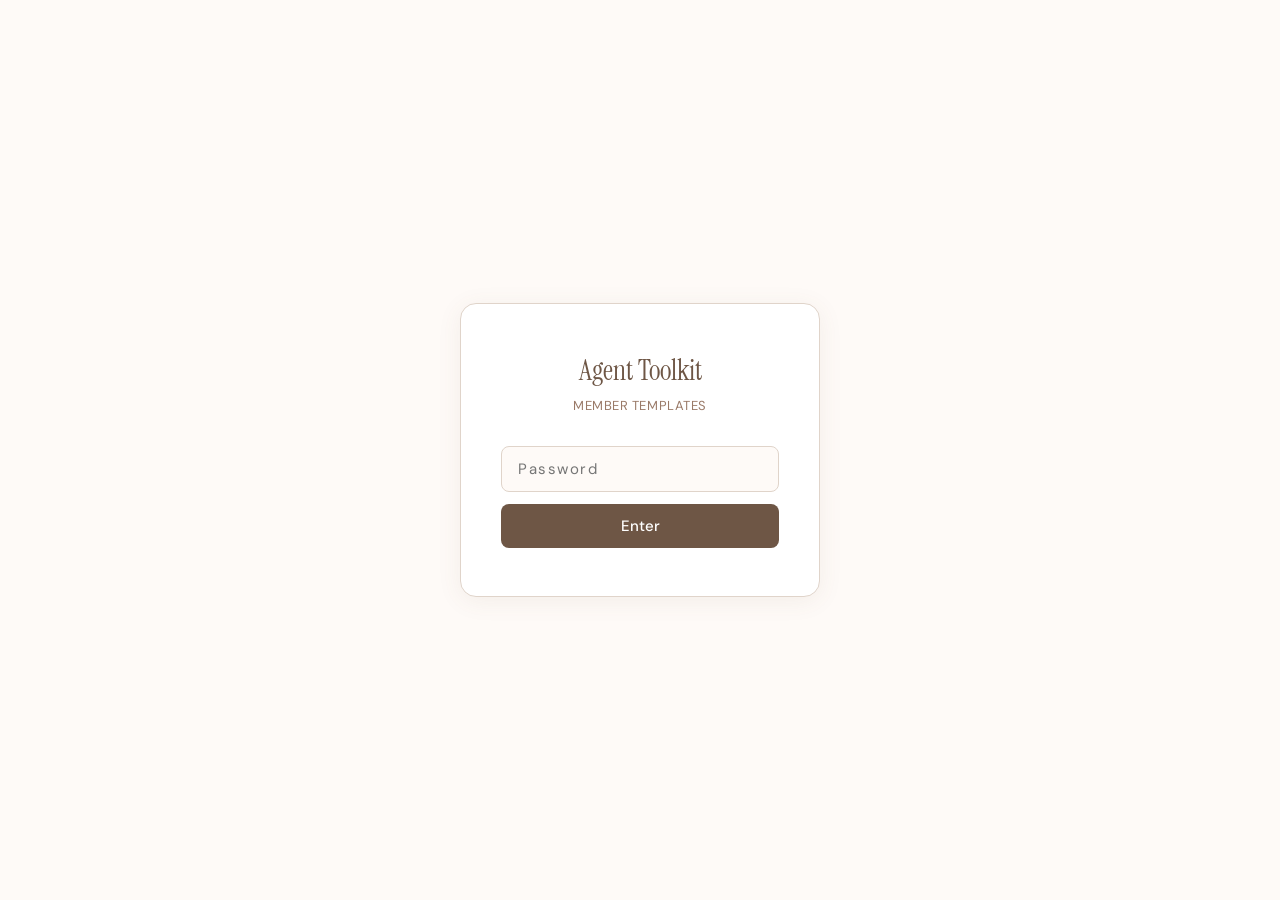
<file: member-templates/index.html>
<!DOCTYPE html>
<html lang="en">
<head>
<meta charset="UTF-8">
<meta name="viewport" content="width=device-width, initial-scale=1.0">
<title>ATK Member Templates</title>
<link href="https://fonts.googleapis.com/css2?family=DM+Sans:wght@300;400;500;600&family=Instrument+Serif:ital@0;1&display=swap" rel="stylesheet">
<style>
  :root {
    --brown: #6e5645;
    --brown-light: #9a7a68;
    --cream: #fefaf7;
    --cream-mid: #f5ede4;
    --sage: #bfbd8f;
    --sage-dark: #8a8860;
    --text: #2d2018;
    --text-mid: #5a4438;
    --border: #e0d4ca;
  }
  * { box-sizing: border-box; margin: 0; padding: 0; }
  body { font-family: 'DM Sans', sans-serif; background: var(--cream); color: var(--text); min-height: 100vh; }

  /* ââ GATE ââ */
  #gate {
    display: flex; align-items: center; justify-content: center;
    min-height: 100vh; background: var(--cream);
  }
  .gate-box {
    background: #fff; border: 1px solid var(--border); border-radius: 16px;
    padding: 48px 40px; width: 360px; text-align: center;
    box-shadow: 0 4px 24px rgba(110,86,69,.08);
  }
  .gate-logo { font-family: 'Instrument Serif', serif; font-size: 28px; color: var(--brown); margin-bottom: 8px; }
  .gate-sub { font-size: 13px; color: var(--brown-light); margin-bottom: 32px; letter-spacing: .04em; text-transform: uppercase; }
  .gate-box input {
    width: 100%; padding: 12px 16px; border: 1px solid var(--border); border-radius: 8px;
    font-family: 'DM Sans', sans-serif; font-size: 15px; background: var(--cream);
    color: var(--text); outline: none; margin-bottom: 12px; letter-spacing: .1em;
  }
  .gate-box input:focus { border-color: var(--brown); }
  .gate-btn {
    width: 100%; padding: 12px; background: var(--brown); color: #fff; border: none;
    border-radius: 8px; font-family: 'DM Sans', sans-serif; font-size: 15px;
    font-weight: 500; cursor: pointer; transition: background .2s;
  }
  .gate-btn:hover { background: var(--brown-light); }
  .gate-err { font-size: 13px; color: #c0392b; margin-top: 10px; display: none; }

  /* ââ APP ââ */
  #app { display: none; }
  header {
    background: #fff; border-bottom: 1px solid var(--border);
    padding: 0 32px; display: flex; align-items: center; gap: 24px;
    position: sticky; top: 0; z-index: 100; height: 56px;
  }
  .header-logo { font-family: 'Instrument Serif', serif; font-size: 20px; color: var(--brown); }
  .header-week { font-size: 13px; color: var(--brown-light); }
  .header-count {
    margin-left: auto; font-size: 12px; color: var(--text-mid);
    background: var(--cream-mid); padding: 4px 10px; border-radius: 20px;
  }

  /* ââ EMPTY STATE ââ */
  #empty {
    display: flex; flex-direction: column; align-items: center; justify-content: center;
    min-height: 60vh; text-align: center; padding: 40px;
  }
  .empty-title { font-family: 'Instrument Serif', serif; font-size: 26px; color: var(--brown); margin-bottom: 12px; }
  .empty-body { font-size: 15px; color: var(--brown-light); line-height: 1.6; max-width: 440px; }

  /* ââ GRID ââ */
  #grid {
    display: grid;
    grid-template-columns: repeat(auto-fill, minmax(480px, 1fr));
    gap: 20px; padding: 28px 32px;
  }

  /* ââ TEMPLATE CARD ââ */
  .tc {
    background: #fff; border: 1px solid var(--border); border-radius: 14px;
    overflow: hidden; box-shadow: 0 2px 12px rgba(110,86,69,.05);
  }
  .tc-head {
    padding: 18px 20px 14px;
    border-bottom: 1px solid var(--border);
  }
  .tc-day { font-size: 11px; font-weight: 600; color: var(--brown-light); letter-spacing: .06em; text-transform: uppercase; margin-bottom: 6px; }
  .tc-title { font-family: 'Instrument Serif', serif; font-size: 19px; color: var(--text); line-height: 1.3; margin-bottom: 10px; }
  .tc-tags { display: flex; flex-wrap: wrap; gap: 6px; }

  /* Tags */
  .tc-tag {
    font-size: 11px; font-weight: 500; padding: 3px 9px; border-radius: 20px;
    letter-spacing: .02em;
  }
  .tc-tag.format-reel     { background: #dce8f5; color: #2a4a80; }
  .tc-tag.format-carousel { background: #e8ebd6; color: #4e5a2a; }
  .tc-tag.format-broll    { background: #f5e0e8; color: #803050; }
  .tc-tag.ctype           { background: #f0e8e0; color: #7a5540; }

  /* ââ ACCORDION SECTIONS ââ */
  .tc-section { border-bottom: 1px solid var(--border); }
  .tc-section:last-child { border-bottom: none; }
  .tc-section-head {
    display: flex; align-items: center; justify-content: space-between;
    padding: 12px 20px; cursor: pointer; user-select: none;
    font-size: 12px; font-weight: 600; color: var(--brown-light);
    letter-spacing: .05em; text-transform: uppercase;
    transition: background .15s;
  }
  .tc-section-head:hover { background: var(--cream); }
  .tc-chevron { font-size: 10px; transition: transform .2s; }
  .tc-section.open .tc-chevron { transform: rotate(180deg); }
  .tc-section-body { display: none; padding: 14px 20px 16px; }
  .tc-section.open .tc-section-body { display: block; }

  /* NOTE */
  .tc-note {
    font-size: 13.5px; color: var(--text-mid); line-height: 1.65;
    background: var(--cream); border-left: 3px solid var(--sage);
    padding: 12px 14px; border-radius: 0 6px 6px 0;
  }

  /* HOOKS */
  .hook-list { list-style: none; display: flex; flex-direction: column; gap: 6px; margin-bottom: 12px; }
  .hook-item label {
    display: flex; align-items: flex-start; gap: 10px;
    font-size: 13.5px; color: var(--text); line-height: 1.5; cursor: pointer;
    padding: 8px 10px; border-radius: 8px; transition: background .15s;
  }
  .hook-item label:hover { background: var(--cream); }
  .hook-item input[type=radio] { margin-top: 3px; accent-color: var(--brown); flex-shrink: 0; }
  .hook-item.recommended label { font-weight: 500; }
  .hook-rec-badge {
    font-size: 10px; background: var(--sage); color: #fff; padding: 2px 7px;
    border-radius: 10px; font-weight: 600; letter-spacing: .03em; white-space: nowrap; margin-left: 4px;
  }
  .hook-custom-wrap { margin-top: 6px; }
  .hook-custom-wrap label { font-size: 11px; color: var(--brown-light); margin-bottom: 4px; display: block; font-weight: 600; letter-spacing: .04em; text-transform: uppercase; }
  .hook-custom-input {
    width: 100%; padding: 9px 12px; border: 1px solid var(--border); border-radius: 8px;
    font-family: 'DM Sans', sans-serif; font-size: 13.5px; color: var(--text);
    background: var(--cream); resize: none; outline: none;
  }
  .hook-custom-input:focus { border-color: var(--brown); }

  /* SLIDES */
  .slides-list { display: flex; flex-direction: column; gap: 10px; }
  .slide-item { background: var(--cream); border-radius: 8px; padding: 12px 14px; }
  .slide-label { font-size: 11px; font-weight: 600; color: var(--brown-light); letter-spacing: .05em; text-transform: uppercase; margin-bottom: 6px; }
  .slide-body { font-size: 13.5px; color: var(--text); line-height: 1.6; white-space: pre-wrap; }

  /* CAPTION */
  .cap-tabs { display: flex; gap: 4px; margin-bottom: 10px; }
  .cap-tab {
    font-size: 11px; font-weight: 600; padding: 4px 12px; border-radius: 20px;
    cursor: pointer; border: 1px solid var(--border); background: transparent;
    color: var(--brown-light); font-family: 'DM Sans', sans-serif; letter-spacing: .03em;
    transition: all .15s;
  }
  .cap-tab.active { background: var(--brown); color: #fff; border-color: var(--brown); }
  .cap-textarea {
    width: 100%; min-height: 220px; padding: 12px 14px;
    border: 1px solid var(--border); border-radius: 8px;
    font-family: 'DM Sans', sans-serif; font-size: 13.5px; color: var(--text);
    background: var(--cream); resize: vertical; outline: none; line-height: 1.65;
  }
  .cap-textarea:focus { border-color: var(--brown); }
  .hook-textarea { min-height: 120px; }
  .bracket { background: #fff3cd; border-radius: 3px; padding: 0 2px; }

  /* NOTION BUTTON */
  .tc-footer { padding: 12px 20px; background: var(--cream); display: flex; justify-content: flex-end; }
  .copy-cap-btn {
    margin-top: 8px; font-family: 'DM Sans', sans-serif; font-size: 12px; font-weight: 600;
    padding: 6px 14px; border-radius: 8px; border: 1px solid var(--border);
    background: var(--cream); color: var(--brown-light); cursor: pointer; letter-spacing: .02em;
    transition: all .15s;
  }
  .copy-cap-btn:hover { border-color: var(--brown); color: var(--brown); }
  .copy-cap-btn.copied { background: var(--sage); color: #fff; border-color: var(--sage); }
  .notion-btn {
    font-family: 'DM Sans', sans-serif; font-size: 12px; font-weight: 600;
    padding: 7px 16px; border-radius: 8px; border: 1px solid var(--border);
    background: #fff; color: var(--brown); cursor: pointer; letter-spacing: .02em;
    transition: all .15s;
  }
  .notion-btn:hover { background: var(--brown); color: #fff; border-color: var(--brown); }
  .notion-btn.sent { background: var(--sage); color: #fff; border-color: var(--sage); }
</style>
</head>
<body>

<!-- GATE -->
<div id="gate">
  <div class="gate-box">
    <div class="gate-logo">Agent Toolkit</div>
    <div class="gate-sub">Member Templates</div>
    <input type="password" id="gate-input" placeholder="Password" onkeydown="if(event.key==='Enter')tryLogin()">
    <button class="gate-btn" onclick="tryLogin()">Enter</button>
    <div class="gate-err" id="gate-err">Incorrect password.</div>
  </div>
</div>

<!-- APP -->
<div id="app">
  <header>
    <div class="header-logo">Agent Toolkit</div>
    <div class="header-week" id="header-week"></div>
    <div class="header-count" id="header-count"></div>
  </header>
  <div id="empty" style="display:none">
    <div class="empty-title">No templates loaded yet.</div>
    <div class="empty-body">Generate this week's member templates in your trained chat project, then ask Cowork to push them here.</div>
  </div>
  <div id="grid"></div>
</div>

<script>
// ââ AUTH ââââââââââââââââââââââââââââââââââââââââââââââââââââââââââââââââââ
const PASS = 'ATK123!';
const AUTH_KEY = 'atk-mt-auth';

function tryLogin() {
  const val = document.getElementById('gate-input').value;
  if (val === PASS) {
    localStorage.setItem(AUTH_KEY, '1');
    showApp();
  } else {
    document.getElementById('gate-err').style.display = 'block';
  }
}

function showApp() {
  document.getElementById('gate').style.display = 'none';
  document.getElementById('app').style.display = 'block';
  renderTemplates();
}

// ââ TEMPLATES DATA ââââââââââââââââââââââââââââââââââââââââââââââââââââââââ
// Populated automatically by Cowork after each generation run.
// Format: { "WEEK": "2026-04-28", "templates": [ { raw: "..." }, ... ] }
const DATA = {"WEEK":"May 4, 2026","templates":[{"raw":"## Day 1 â Monday, May 4, 2026\n**Topic:** I hate to admit it but the people who say move to [City, State] are right\n**Format:** Reel | Relocation\n\nNOTE:\nB-roll relocation reel that validates the \"you should move here\" narrative through lifestyle footage. Pair the hook with shots of the moments that make your market undeniable: morning coffee on a patio, a walkable street, a view, a local favorite at its best. This one performs well for attracting out-of-market buyers who've been on the fence.\n\nHOOK:\nI hate to admit it but the people who say move to [City, State] are right.\n\nCAPTION:\nI hate to admit it but the people who say move to [City, State] are right.\n\nComment GUIDE and I'll send you my full [City, State] local guide.\n\nSomething about this place is hard to explain until you're actually here.\n\nThe way [Neighborhood] feels on a Saturday morning. Coffee at [Local Business Name] on [Street Name]. The fact that [Local Landmark] is twenty minutes from anywhere and somehow it never gets old.\n\nPeople relocating from [Nearby City] to [City, State] say the same thing every time. They wish they had done it sooner.\n\nThe [Shopping District] on a Friday evening. [Neighborhood 2] on a Sunday. The pockets of [County] that most people don't find until someone shows them. From the [School District] area all the way out to the greater [Region/Metro Area], there is a version of this life in almost every zip code here.\n\nYes.\n\nIf you've been on the fence about a move to [City, State], stop second-guessing. The people who already made the move?\n\nNot looking back.\n\nComment GUIDE and I'll send you my full [City, State] local guide.\n\n[Name], a [City, State] real estate agent showing you how to live like a local.\nServing [City], [Neighborhood 1], [Neighborhood 2], [Neighborhood 3], [nearby town], [County], and the greater [Region/Metro Area]."},{"raw":"## Day 2 â Tuesday, May 5, 2026\n**Topic:** Better Testimonial / Just Sold\n**Format:** Carousel | Educational\n\nâ» Repost existing template."},{"raw":"## Day 3 â Wednesday, May 6, 2026\n**Topic:** Listing spotlight: consider this your sign that you need a _____ in [City, State]\n**Format:** Reel | Listing\n\nNOTE:\nListing spotlight reel built around a single standout home feature. Film 6-8 slow B-roll clips of the feature and layer the hook over the footage. Pick the most specific version of the feature you can name. The examples below are to get ideas flowing â choose the one that matches your listing or use them as inspiration to find your angle.\n\nHOOK MODIFICATIONS:\n* Consider this your sign that you need a home with a pool in [City, State]\n* Consider this your sign that you need a chef's kitchen in [City, State]\n* Consider this your sign that you need a home with a wraparound porch in [City, State]\n* Consider this your sign that you need a primary suite with a steam shower in [City, State]\n* Consider this your sign that you need a home on the water in [City, State]\n* Consider this your sign that you need a backyard built for entertaining in [City, State]\n\nCAPTION:\nConsider this your sign that you need a [home feature] in [City, State].\n\nComment LISTING and I'll send you the full details.\n\nYou already know. You have scrolled past enough [pools / chef's kitchens / wraparound porches] to know exactly what you want. The only thing left is finding the right one.\n\nHere is what makes this one worth paying attention to:\n\n* The [feature] is [one sensory, lifestyle-first sentence about it]\n* The [kitchen / living room / primary suite] was made for [specific moment]\n* The [space] is the kind that makes guests ask for the tour before they even sit down\n* The [architectural or design detail] is the kind you cannot replicate in new construction\n* The [backyard / patio / outdoor space] is where the best hours of your weekend go\n\nHomes with [this feature] in [Neighborhood], near [Local Landmark] and along [Street Name], do not sit on the [City, State] market for long. The ones zoned for [School District], tucked into [County] and close to [Shopping District], are the ones people watch for months and wish they had moved faster on.\n\nIf you have been waiting for the right one in [City, State], this is worth a conversation.\n\nComment LISTING and I'll send you the full details.\n\n[Name], a [City, State] real estate agent showing you how to live like a local.\nServing [City], [Neighborhood 1], [Neighborhood 2], [Neighborhood 3], [nearby town], [County], and the greater [Region/Metro Area]."},{"raw":"## Day 4 â Thursday, May 7, 2026\n**Topic:** People don't just buy [luxury waterfront homes] in [City, State] for the [beautiful coastal architecture]. They're buying [sunset walks on the beach with a glass of wine].\n**Format:** Reel | Local Connective\n\nNOTE:\nB-roll reel that alternates between the home and the lifestyle it enables. Pair shots of the property with footage of the actual experience: the walk, the morning, the view, the moment. Both fill-in sections are fully customizable. The first blank is the home type, the second is the real daily experience it delivers. Six examples below cover coastal, urban, rural, hills, suburban, and mountain markets.\n\nHOOK MODIFICATIONS:\n* People don't just buy [luxury waterfront homes] in [City, State] for the [beautiful coastal architecture]. They're buying [sunset walks on the beach with a glass of wine].\n* People don't just buy [a downtown condo] in [City, State] for the [city views]. They're buying [dinner you can walk to on a night you didn't plan].\n* People don't just buy [homes on acreage] in [City, State] for the [land and privacy]. They're buying [Saturday mornings on the back porch with nowhere to be].\n* People don't just buy [homes in the hills] in [City, State] for the [panoramic views]. They're buying [coffee on the deck before the rest of the world wakes up].\n* People don't just buy [a home in the suburbs] in [City, State] for the [extra space]. They're buying [Friday evenings in the backyard with people you actually like].\n* People don't just buy [a mountain home] in [City, State] for the [access to the trails]. They're buying [the morning hike that sets the tone for the whole day].\n\nCAPTION:\nPeople don't just buy [luxury waterfront homes] in [City, State] for the [beautiful coastal architecture]. They're buying [sunset walks on the beach with a glass of wine].\n\nComment START if you're ready to find yours in [City, State].\n\nThe buyers I work with at this level are not trying to impress anyone. They already have that figured out.\n\nWhat they want is the life on the other side of the transaction. The [walk]. The [morning]. The thing they have been quietly thinking about for years.\n\nThe home is specific. The reason is personal.\n\nAnd [City, State] delivers on both. [Neighborhood] has it. So do the pockets along [Street Name], the quieter stretches of [County] that most people relocating from [Nearby City] never find on their own, the [Shopping District] area, the [School District] neighborhoods, the parts of [Region/Metro Area] where nobody is trying to prove anything.\n\nJust a really good life in a really good place.\n\nIf you know what you are buying toward, let's find the home that gets you there.\n\nComment START if you're ready to find yours in [City, State].\n\n[Name], a [City, State] real estate agent showing you how to live like a local.\nServing [City], [Neighborhood 1], [Neighborhood 2], [Neighborhood 3], [nearby town], [County], and the greater [Region/Metro Area]."},{"raw":"## Day 5 â Friday, May 8, 2026\n**Topic:** Local Spotlight: Saturdays call for [breakfast tacos & horchata] in [City, State]\n**Format:** Reel | Local Spotlight\n\nNOTE:\nSimple local content like this is how you reach people already in your market and remind them you are the agent who actually knows this place. Film 5-7 short clips of the business: the food arriving, the space, the detail that makes it feel like a find. Keep clips short and let the hook do the work. Examples below cover different business types to help you find the version that fits your market.\n\nHOOK MODIFICATIONS:\n* Saturdays call for [breakfast tacos and horchata] in [City, State]\n* Saturdays call for [biscuits and honey butter at (Local Spot)] in [City, State]\n* Saturdays call for [a cortado and a window seat at (Local Coffee Shop)] in [City, State]\n* Saturdays call for [the farmers market on (Street Name)] in [City, State]\n* Saturdays call for [strolling (Shopping District) with nowhere to be] in [City, State]\n* Saturdays call for [brunch on the patio at (Local Restaurant)] in [City, State]\n* Saturdays call for [the smash burger at (Local Spot) and a long lunch] in [City, State]\n* Saturdays call for [the (specific pastry) at (Local Bakery) before the line gets long] in [City, State]\n\nCAPTION:\n[Local Business Name] in [City, State] is one of those spots.\n\nComment GUIDE and I'll send you my full [City, State] local guide.\n\nThe kind of place where you walk in not knowing what to order and leave already planning your next visit.\n\n[What they're known for â their (breakfast tacos / cortado / smash burger / pastry case / happy hour menu)]. [One line about the space, the vibe, or the detail that makes it feel like a real find.]\n\nTucked into [Neighborhood] on [Street Name], right near [Local Landmark]. The kind of spot [City, State] locals have known about for years and visitors always wish someone had told them sooner.\n\nIf you are considering a move to [City, State] or relocating to [County], this is exactly the kind of thing that makes the decision easy.\n\n[City, State] is full of them. From [Shopping District] to the back streets of [Neighborhood 2], out into [County] and across the greater [Region/Metro Area]. The best local restaurants and spots in [City, State] are the ones you only find when someone who actually lives here shows you around.\n\nThat is what I do.\n\nComment GUIDE and I'll send you my full [City, State] local guide.\n\n[Name], a [City, State] real estate agent showing you how to live like a local.\nServing [City], [Neighborhood 1], [Neighborhood 2], [Neighborhood 3], [nearby town], [County], and the greater [Region/Metro Area]."},{"raw":"## Day 6 â Saturday, May 9, 2026\n**Topic:** Memorial Day Trips To Take From [City, State]\n**Format:** Carousel | Local Education\n\nNOTE:\nThis is one of the easiest posts you will make all week. Simple local carousel content like this is how you reach people already in your market and remind them you are the agent who knows this place inside and out. Fill in 5-7 destinations, mix day trips and overnights, and get it up 1-2 weeks before Memorial Day so your followers actually have time to use it.\n\nHOOK MODIFICATIONS:\n* Memorial Day trips from [City, State]\n* Last-minute Memorial Day trips from [City, State]\n* The best Memorial Day weekend trips from [City, State]\n\nSLIDE RECOMMENDATIONS:\n\nSlide 1 (Cover):\nMemorial Day trips from [City, State]\n[Subhead: day trips + overnights worth the drive]\n\nSlides 2â7 (one destination per slide):\n[Destination Name]\n[X hours by car / X-hour flight]\nStay at: [Hotel, resort, or rental recommendation]\n\nFinal Slide (CTA):\nWant more [City, State] local guides?\nComment GUIDE and I'll send you the full list.\n\nCAPTION:\nMemorial Day weekend is better when you actually get away.\n\nComment GUIDE and I'll send you my full [City, State] local guide.\n\nYou do not need two weeks and a passport. You just need a plan and a few hours in the car.\n\n[City, State] sits close enough to some of the best [beach towns / mountain towns / lake towns / wine regions] in [Region] that most of these are doable on a tank of gas or a short flight. A mix of day trips and overnights â something for every kind of long weekend.\n\nA few of my favorites:\n\n* [Destination 1] / [X hrs by car] / Stay: [Hotel or Resort Name]\n* [Destination 2] / [X hrs by car] / Stay: [Hotel or Resort Name]\n* [Destination 3] / [X hrs by car] / Stay: [Hotel or Resort Name]\n* [Destination 4] / [X-hr flight] / Stay: [Hotel or Resort Name]\n* [Destination 5] / [X hrs by car] / Stay: [Hotel or Resort Name]\n\nThis is one of my favorite things about living in [City, State] and the greater [Region/Metro Area]. The location puts you closer to more than most people realize.\n\nComment GUIDE and I'll send you my full [City, State] local guide.\n\n[Name], a [City, State] real estate agent showing you how to live like a local.\nServing [City], [Neighborhood 1], [Neighborhood 2], [Neighborhood 3], [nearby town], [County], and the greater [Region/Metro Area]."},{"raw":"## Day 7 â Sunday, May 10, 2026\n**Topic:** Median Home Prices\n**Format:** Reel | Educational\n\nâ» Repost existing template."}]}

// Auto-login if already authenticated (must be after DATA is defined)
if (localStorage.getItem(AUTH_KEY) === '1') showApp();

// ââ PARSE âââââââââââââââââââââââââââââââââââââââââââââââââââââââââââââââââ
function parseTemplate(raw) {
  const t = {
    day: '', date: '', topic: '', format: '', contentType: '',
    note: '', hooks: [], slides: [], captionShort: '', captionSeo: '', recommendedHook: ''
  };

  // Day header
  const dayM = raw.match(/^##\s+(.+?)(?:\n|$)/m);
  if (dayM) {
    const full = dayM[1];
    const dateM = full.match(/(\w+,\s+\w+\s+\d+,\s+\d+)/);
    t.date = dateM ? dateM[1] : '';
    const dayNumM = full.match(/Day\s+(\d+)/i);
    t.day = dayNumM ? 'Day ' + dayNumM[1] : full.split('\u2014')[0].trim();
  }

  // Topic + Format (may be on same line or separate)
  const topicM = raw.match(/\*\*Topic:\*\*\s*(.+?)(?=\s*\*\*Format:|\n|$)/m);
  t.topic = topicM ? topicM[1].trim() : '';
  const fmtM = raw.match(/\*\*Format:\*\*\s*(.+?)(?:\n|$)/m);
  if (fmtM) {
    const parts = fmtM[1].split('|').map(s=>s.trim());
    t.format = parts[0] || '';
    t.contentType = parts[1] || '';
  }

  // NOTE: content may start on same line â stop at blank line before next section
  const noteM = raw.match(/^NOTE:\s*([\s\S]*?)(?=\n\n)/im);
  t.note = noteM ? noteM[1].trim() : '';

  // HOOK MODIFICATIONS (multiple, - or * bullets) â capture all bullet lines
  const hookModM = raw.match(/^HOOK MODIFICATIONS[^:]*:\s*\n((?:[-*][^\n]*\n?)*)/im);
  if (hookModM) {
    hookModM[1].split('\n').forEach(line => {
      let m = line.match(/^[-*]\s+\*\*(.+?)\*\*/);
      const rec = line.includes('<- RECOMMENDED') || line.includes('â RECOMMENDED') || line.includes('RECOMMENDED');
      if (m) {
        t.hooks.push({ text: m[1].replace(/\s*<-\s*RECOMMENDED.*/i,'').replace(/\s*â\s*RECOMMENDED.*/i,'').trim(), rec });
      } else {
        m = line.match(/^[-*]\s+(.+)/);
        if (m) {
          const text = m[1].replace(/\s*<-\s*RECOMMENDED.*/i,'').replace(/\s*â\s*RECOMMENDED.*/i,'').trim();
          if (text) t.hooks.push({ text, rec });
        }
      }
    });
  }

  // Single HOOK (if no modifications found)
  if (t.hooks.length === 0) {
    const hookM = raw.match(/^HOOK:\s*(.+?)(?:\n|$)/m);
    if (hookM) {
      const text = hookM[1].replace(/\*\*/g,'').trim();
      t.hooks = [{ text, rec: true }];
    }
  }

  const rec = t.hooks.find(h=>h.rec) || t.hooks[0];
  t.recommendedHook = rec ? rec.text : '';

  // SLIDE RECOMMENDATIONS or CAROUSEL SLIDES
  const slidesSec = raw.match(/^(?:SLIDE RECOMMENDATIONS|CAROUSEL SLIDES):\s*\n([\s\S]*?)(?=\n\nCAPTION:)/im);
  if (slidesSec) {
    slidesSec[1].split(/(?=^Slide\s+\d+)/im).filter(s=>s.trim()).forEach(part => {
      const labelM = part.match(/^(Slide\s+\d+[^\n]*)/i);
      const label = labelM ? labelM[1].trim() : '';
      const body = part.replace(/^Slide\s+\d+[^\n]*\n?/i,'').trim();
      if (label || body) t.slides.push({ label, body });
    });
  }

  // CAPTION
  const capM = raw.match(/^CAPTION:\s*([\s\S]*)/im);
  if (capM) t.captionShort = capM[1].trim();

  return t;
}

// ââ STORAGE âââââââââââââââââââââââââââââââââââââââââââââââââââââââââââââââ
const WEEK = DATA.WEEK || 'no-week';
const EDIT_KEY = `atk-mt-edits-${WEEK}`;

function loadEdits() {
  try { return JSON.parse(localStorage.getItem(EDIT_KEY) || '{}'); } catch { return {}; }
}
function saveEdit(idx, field, val) {
  const edits = loadEdits();
  if (!edits[idx]) edits[idx] = {};
  edits[idx][field] = val;
  localStorage.setItem(EDIT_KEY, JSON.stringify(edits));
}
function getEdit(idx, field, fallback) {
  const edits = loadEdits();
  return (edits[idx] && edits[idx][field] !== undefined) ? edits[idx][field] : fallback;
}

// ââ RENDER ââââââââââââââââââââââââââââââââââââââââââââââââââââââââââââââââ
function highlightBrackets(text) {
  return text.replace(/\[([^\]]+)\]/g, '<span class="bracket">[$1]</span>');
}

function formatTag(format) {
  const f = (format || '').toLowerCase();
  if (f.includes('reel'))     return `<span class="tc-tag format-reel">Reel</span>`;
  if (f.includes('carousel')) return `<span class="tc-tag format-carousel">Carousel</span>`;
  if (f.includes('b-roll') || f.includes('broll')) return `<span class="tc-tag format-broll">B-Roll</span>`;
  return format ? `<span class="tc-tag format-reel">${format}</span>` : '';
}

function renderTemplates() {
  if (!DATA.WEEK || DATA.templates.length === 0) {
    document.getElementById('empty').style.display = 'flex';
    document.getElementById('grid').style.display = 'none';
    return;
  }
  document.getElementById('empty').style.display = 'none';
  document.getElementById('grid').style.display = 'grid';

  // Header
  document.getElementById('header-week').textContent = 'Week of ' + DATA.WEEK;
  document.getElementById('header-count').textContent = DATA.templates.length + ' templates';

  const grid = document.getElementById('grid');
  grid.innerHTML = '';

  DATA.templates.forEach((tpl, idx) => {
    const t = parseTemplate(tpl.raw);
    const savedHook  = getEdit(idx, 'hook', '');
    const savedCapT  = getEdit(idx, 'capType', 'short');
    const savedCapTx = getEdit(idx, 'capText', '');

    const defaultCap = savedCapT === 'seo' ? t.captionSeo : t.captionShort;
    const capDisplay = savedCapTx || defaultCap;

    // Hook options HTML â plain textarea, one bullet per line, â marks recommended
    const hookText = t.hooks.length
      ? t.hooks.map(h => (h.rec ? 'â ' : 'â¢ ') + h.text).join('\n')
      : '';
    const savedHookText = getEdit(idx, 'hookText', hookText);
    const hookOptionsHtml = t.hooks.length ? `
      <textarea class="cap-textarea hook-textarea" id="hook-field-${idx}"
        oninput="saveEdit(${idx},'hookText',this.value)">${savedHookText.replace(/</g,'&lt;').replace(/>/g,'&gt;')}</textarea>
      <button class="copy-cap-btn" id="copy-hook-btn-${idx}" onclick="copyHook(${idx})">Copy hooks</button>`
      : '<p style="font-size:13px;color:var(--brown-light)">No hook variations provided.</p>';

    // Slides HTML
    const slidesHtml = t.slides.length ? `
      <div class="slides-list">
        ${t.slides.map(s=>`
          <div class="slide-item">
            <div class="slide-label">${s.label}</div>
            <div class="slide-body">${highlightBrackets(s.body)}</div>
          </div>`).join('')}
      </div>` : '';

    // Caption tabs
    const capTabsHtml = t.captionSeo ? `
      <div class="cap-tabs">
        <button class="cap-tab${savedCapT==='short'?' active':''}" onclick="switchCap(${idx},'short',this)">Short</button>
        <button class="cap-tab${savedCapT==='seo'?' active':''}" onclick="switchCap(${idx},'seo',this)">SEO</button>
      </div>` : '';

    const card = document.createElement('div');
    card.className = 'tc';
    card.innerHTML = `
      <div class="tc-head">
        <div class="tc-day">${t.day}${t.date ? ' &nbsp;Â·&nbsp; '+t.date : ''}</div>
        <div class="tc-title">${highlightBrackets(t.topic || t.day)}</div>
        <div class="tc-tags">
          ${formatTag(t.format)}
          ${t.contentType ? `<span class="tc-tag ctype">${t.contentType}</span>` : ''}
        </div>
      </div>

      <div class="tc-section">
        <div class="tc-section-head" onclick="toggleSection(this)">
          <span>Creative Direction</span><span class="tc-chevron">â¼</span>
        </div>
        <div class="tc-section-body">
          <div class="tc-note">${highlightBrackets(t.note)}</div>
        </div>
      </div>

      <div class="tc-section open">
        <div class="tc-section-head" onclick="toggleSection(this)">
          <span>Hook Line</span><span class="tc-chevron">â¼</span>
        </div>
        <div class="tc-section-body">${hookOptionsHtml}</div>
      </div>

      ${t.slides.length ? `
      <div class="tc-section">
        <div class="tc-section-head" onclick="toggleSection(this)">
          <span>Slides (${t.slides.length})</span><span class="tc-chevron">â¼</span>
        </div>
        <div class="tc-section-body">${slidesHtml}</div>
      </div>` : ''}

      <div class="tc-section open">
        <div class="tc-section-head" onclick="toggleSection(this)">
          <span>Caption</span><span class="tc-chevron">â¼</span>
        </div>
        <div class="tc-section-body">
          ${capTabsHtml}
          <textarea class="cap-textarea" id="cap-${idx}"
            oninput="saveEdit(${idx},'capText',this.value)">${capDisplay}</textarea>
          <button class="copy-cap-btn" id="copy-btn-${idx}" onclick="copyCap(${idx})">Copy caption</button>
        </div>
      </div>

      <div class="tc-footer">
        <button class="notion-btn" id="notion-btn-${idx}" onclick="sendToNotion(${idx})">Send to Notion â</button>
      </div>`;

    grid.appendChild(card);
  });
}

function toggleSection(head) {
  head.closest('.tc-section').classList.toggle('open');
}

function switchCap(idx, type, btn) {
  saveEdit(idx, 'capType', type);
  btn.closest('.cap-tabs').querySelectorAll('.cap-tab').forEach(b=>b.classList.remove('active'));
  btn.classList.add('active');
  const t = parseTemplate(DATA.templates[idx].raw);
  const current = getEdit(idx, 'capText', '');
  if (!current) {
    document.getElementById('cap-'+idx).value = type==='seo' ? t.captionSeo : t.captionShort;
  }
}

function copyCap(idx) {
  const text = document.getElementById('cap-'+idx).value;
  navigator.clipboard.writeText(text).then(() => {
    const btn = document.getElementById('copy-btn-'+idx);
    btn.textContent = 'Copied â';
    btn.classList.add('copied');
    setTimeout(() => { btn.textContent = 'Copy caption'; btn.classList.remove('copied'); }, 2000);
  });
}

function copyHook(idx) {
  const text = document.getElementById('hook-field-'+idx).value;
  navigator.clipboard.writeText(text).then(() => {
    const btn = document.getElementById('copy-hook-btn-'+idx);
    btn.textContent = 'Copied â';
    btn.classList.add('copied');
    setTimeout(() => { btn.textContent = 'Copy hooks'; btn.classList.remove('copied'); }, 2000);
  });
}

function sendToNotion(idx) {
  const t = parseTemplate(DATA.templates[idx].raw);
  const edits = loadEdits();
  const e = edits[idx] || {};
  const hook = e.hook || (t.hooks.find(h=>h.rec)||t.hooks[0]||{}).text || '';
  const capType = e.capType || 'short';
  const capText = e.capText || (capType==='seo' ? t.captionSeo : t.captionShort);

  const payload = {
    topic: t.topic,
    date: t.date,
    format: t.format,
    hook,
    slides: t.slides.map(s=>s.label+'\n'+s.body).join('\n\n'),
    caption: capText
  };

  // Copy to clipboard for manual paste into Notion (MCP send handled by Cowork)
  const text = `TOPIC: ${payload.topic}\nDATE: ${payload.date}\nFORMAT: ${payload.format}\n\nHOOK:\n${payload.hook}\n\n${payload.slides ? 'SLIDES:\n'+payload.slides+'\n\n' : ''}CAPTION:\n${payload.caption}`;
  navigator.clipboard.writeText(text).then(()=>{
    const btn = document.getElementById('notion-btn-'+idx);
    btn.textContent = 'Copied â';
    btn.classList.add('sent');
    setTimeout(()=>{ btn.textContent='Send to Notion â'; btn.classList.remove('sent'); }, 2000);
  });
}
</script>
</body>
</html>
</file>
<file: styles.css>
/* The Agent Toolkit — Org Chart */
/* Brand: warm luxury. Primary #6e5645. Instrument Serif display, DM Sans body. */

:root {
    --bg: #faf6f0;
    --bg-alt: #f5efe5;
    --card: #ffffff;
    --ink: #2a2420;
    --ink-soft: #6b5f56;
    --ink-muted: #a89a8c;
    --brand: #6e5645;
    --brand-soft: #b89a82;
    --line: #e8dfd1;
    --shadow: 0 2px 16px rgba(110, 86, 69, 0.06);
    --shadow-hover: 0 6px 24px rgba(110, 86, 69, 0.12);

    --tag-scheduled-bg: #e4ecef;
    --tag-scheduled-ink: #4a6672;
    --tag-ondemand-bg: #f3e2dd;
    --tag-ondemand-ink: #9a5a4e;
    --tag-trigger-bg: #e5ede0;
    --tag-trigger-ink: #5a7548;

    --status-building-bg: #f7e9d8;
    --status-building-ink: #a26a2a;
    --status-planned-bg: #ece7df;
    --status-planned-ink: #8a7a68;
}

* { box-sizing: border-box; margin: 0; padding: 0; }

html, body {
    background: var(--bg);
    color: var(--ink);
    font-family: 'DM Sans', system-ui, -apple-system, sans-serif;
    font-size: 16px;
    line-height: 1.5;
    -webkit-font-smoothing: antialiased;
}

/* Header */
.site-header {
    display: flex;
    justify-content: space-between;
    align-items: center;
    padding: 24px 48px;
    border-bottom: 1px solid var(--line);
    background: var(--bg);
    position: sticky;
    top: 0;
    z-index: 10;
    backdrop-filter: blur(6px);
}

.brand {
    font-family: 'Instrument Serif', serif;
    font-size: 22px;
    font-style: italic;
    color: var(--brand);
    letter-spacing: -0.02em;
}

.site-nav {
    display: flex;
    gap: 32px;
}

.site-nav a {
    color: var(--ink-soft);
    text-decoration: none;
    font-size: 14px;
    letter-spacing: 0.02em;
    padding: 4px 2px;
    border-bottom: 1px solid transparent;
    transition: color 0.2s, border-color 0.2s;
}

.site-nav a:hover, .site-nav a.active {
    color: var(--brand);
    border-bottom-color: var(--brand);
}

/* Main */
.chart-container {
    max-width: 1280px;
    margin: 0 auto;
    padding: 64px 48px 96px;
}

/* Hero */
.hero {
    text-align: center;
    margin-bottom: 72px;
}

.headline {
    font-family: 'Instrument Serif', serif;
    font-size: 72px;
    font-weight: 400;
    line-height: 0.95;
    letter-spacing: -0.03em;
    color: var(--ink);
    margin-bottom: 32px;
}

.headline .italic {
    font-style: italic;
    color: var(--brand);
}

.tagline {
    max-width: 680px;
    margin: 0 auto 16px;
    font-family: 'Instrument Serif', serif;
    font-style: italic;
    font-size: 20px;
    line-height: 1.4;
    color: var(--ink-soft);
}

.subtitle {
    max-width: 580px;
    margin: 0 auto;
    font-size: 14px;
    color: var(--ink-muted);
}

.subtitle strong {
    color: var(--brand);
    font-weight: 500;
}

/* Org Tree */
.org-tree {
    display: flex;
    flex-direction: column;
    align-items: center;
    gap: 0;
}

.tier {
    display: flex;
    justify-content: center;
    align-items: flex-start;
    gap: 80px;
    flex-wrap: nowrap;
    position: relative;
}

.tier-2 {
    margin-top: 64px;
}

/* Each person has their own column that can grow independently */
.person-column {
    display: flex;
    flex-direction: column;
    align-items: stretch;
    position: relative;
    min-width: 280px;
    max-width: 320px;
}

/* Tier-2 columns get a vertical connector line up to the tier above */
.tier-2 .person-column::before,
.tier-3 .person-column::before,
.tier-4 .person-column::before {
    content: '';
    position: absolute;
    top: -64px;
    left: 50%;
    width: 1px;
    height: 64px;
    background: var(--line);
}

/* Person Card */
.person-card {
    background: var(--card);
    border-radius: 16px;
    padding: 24px;
    min-width: 240px;
    box-shadow: var(--shadow);
    cursor: pointer;
    transition: transform 0.2s, box-shadow 0.2s;
    border: 1px solid transparent;
    position: relative;
}

.person-card:hover {
    transform: translateY(-2px);
    box-shadow: var(--shadow-hover);
    border-color: var(--line);
}

.person-card.top-tier {
    min-width: 280px;
    padding: 28px;
}

.person-card.active {
    border-color: var(--brand);
    box-shadow: var(--shadow-hover);
}

.person-header {
    display: flex;
    align-items: center;
    gap: 16px;
    margin-bottom: 16px;
}

.avatar {
    width: 48px;
    height: 48px;
    border-radius: 50%;
    background: linear-gradient(135deg, var(--brand-soft), var(--brand));
    color: white;
    font-family: 'Instrument Serif', serif;
    font-size: 22px;
    display: flex;
    align-items: center;
    justify-content: center;
    flex-shrink: 0;
}

.person-card.top-tier .avatar {
    width: 56px;
    height: 56px;
    font-size: 26px;
}

.person-name {
    font-family: 'DM Sans', sans-serif;
    font-weight: 500;
    font-size: 16px;
    color: var(--ink);
    line-height: 1.2;
    margin-bottom: 2px;
}

.person-card.top-tier .person-name {
    font-size: 18px;
}

.person-title {
    font-size: 13px;
    color: var(--ink-muted);
    line-height: 1.3;
}

.person-footer {
    display: flex;
    gap: 8px;
    flex-wrap: wrap;
    padding-top: 16px;
    border-top: 1px solid var(--line);
}

.person-pill {
    font-size: 11px;
    padding: 4px 10px;
    background: var(--bg-alt);
    color: var(--ink-soft);
    border-radius: 100px;
    letter-spacing: 0.02em;
}

.person-pill.ai {
    background: var(--brand);
    color: white;
    cursor: pointer;
    transition: opacity 0.2s;
}

.person-pill.ai:hover {
    opacity: 0.85;
}

.person-pill.empty {
    opacity: 0.5;
}

/* Inline AI Employees section (below each person card) */
.ai-employees-inline {
    margin-top: 20px;
    animation: slideIn 0.25s ease-out;
}

@keyframes slideIn {
    from { opacity: 0; transform: translateY(-6px); }
    to { opacity: 1; transform: translateY(0); }
}

.inline-label {
    font-family: 'DM Sans', sans-serif;
    font-size: 11px;
    font-weight: 500;
    letter-spacing: 0.12em;
    text-transform: uppercase;
    color: var(--brand);
    margin-bottom: 12px;
    padding-left: 4px;
}

.ai-employees-grid {
    display: flex;
    flex-direction: column;
    gap: 12px;
}

/* Pill arrow indicator */
.pill-arrow {
    display: inline-block;
    margin-left: 4px;
    font-size: 10px;
    transition: transform 0.2s;
}

.ai-card {
    background: var(--card);
    border-radius: 12px;
    padding: 20px;
    border: 1px solid var(--line);
    transition: border-color 0.2s, box-shadow 0.2s;
}

.ai-card:hover {
    border-color: var(--brand-soft);
    box-shadow: var(--shadow);
}

.ai-card-header {
    display: flex;
    justify-content: space-between;
    align-items: flex-start;
    gap: 12px;
    margin-bottom: 12px;
}

.ai-card-title {
    font-family: 'Instrument Serif', serif;
    font-size: 20px;
    line-height: 1.1;
    color: var(--ink);
}

.ai-card-role {
    font-size: 12px;
    color: var(--ink-muted);
    margin-bottom: 12px;
    letter-spacing: 0.02em;
}

.ai-card-description {
    font-size: 13px;
    color: var(--ink-soft);
    line-height: 1.5;
    margin-bottom: 16px;
}

.ai-card-footer {
    display: flex;
    align-items: center;
    justify-content: space-between;
    gap: 8px;
    padding-top: 12px;
    border-top: 1px solid var(--line);
}

.tag {
    font-size: 10px;
    font-weight: 500;
    padding: 4px 10px;
    border-radius: 100px;
    letter-spacing: 0.08em;
    text-transform: uppercase;
}

.tag.scheduled {
    background: var(--tag-scheduled-bg);
    color: var(--tag-scheduled-ink);
}

.tag.on-demand {
    background: var(--tag-ondemand-bg);
    color: var(--tag-ondemand-ink);
}

.tag.trigger {
    background: var(--tag-trigger-bg);
    color: var(--tag-trigger-ink);
}

.schedule-note {
    font-size: 11px;
    color: var(--ink-muted);
    font-style: italic;
}

/* Lifecycle status — on AI cards that aren't Live yet */
.status-badge {
    font-size: 10px;
    font-weight: 500;
    padding: 3px 8px;
    border-radius: 100px;
    letter-spacing: 0.08em;
    text-transform: uppercase;
    white-space: nowrap;
    flex-shrink: 0;
}

.status-badge.status-building {
    background: var(--status-building-bg);
    color: var(--status-building-ink);
}

.status-badge.status-planned {
    background: var(--status-planned-bg);
    color: var(--status-planned-ink);
}

/* Mute non-live cards so the eye lands on what's already running */
.ai-card.status-building {
    border-style: dashed;
}

.ai-card.status-planned {
    opacity: 0.72;
    border-style: dashed;
}

/* Zoom controls */
.zoom-controls {
    position: fixed;
    bottom: 24px;
    right: 24px;
    background: var(--card);
    border: 1px solid var(--line);
    border-radius: 12px;
    box-shadow: var(--shadow);
    display: flex;
    flex-direction: column;
    align-items: center;
    padding: 6px;
    gap: 2px;
    z-index: 100;
    user-select: none;
}

.zoom-btn {
    width: 34px;
    height: 34px;
    background: none;
    border: none;
    border-radius: 8px;
    cursor: pointer;
    color: var(--brand);
    font-size: 18px;
    line-height: 1;
    display: flex;
    align-items: center;
    justify-content: center;
    transition: background 0.15s, color 0.15s;
    font-family: 'DM Sans', sans-serif;
}

.zoom-btn:hover {
    background: var(--bg-alt);
}

.zoom-btn:active {
    background: var(--line);
}

.zoom-btn.zoom-reset {
    font-size: 14px;
    color: var(--ink-muted);
    margin-top: 2px;
    border-top: 1px solid var(--line);
    border-radius: 0 0 6px 6px;
    padding-top: 4px;
    width: 30px;
    height: 28px;
}

.zoom-level {
    font-size: 11px;
    color: var(--ink-muted);
    padding: 2px 0;
    min-width: 42px;
    text-align: center;
    letter-spacing: 0.02em;
    font-family: 'DM Sans', sans-serif;
    font-variant-numeric: tabular-nums;
}

/* Apply zoom to the chart itself */
.org-tree {
    zoom: var(--zoom, 1);
}

/* Footer */
.site-footer {
    text-align: center;
    padding: 48px 24px;
    color: var(--ink-muted);
    font-size: 13px;
    font-family: 'Instrument Serif', serif;
    font-style: italic;
    border-top: 1px solid var(--line);
}

/* Responsive */
@media (max-width: 800px) {
    .chart-container { padding: 32px 20px 64px; }
    .headline { font-size: 48px; }
    .tier { flex-direction: column; align-items: center; gap: 24px; }
    .tier-2 { margin-top: 40px; }
    .tier-2 .person-column::before,
    .tier-3 .person-column::before,
    .tier-4 .person-column::before { display: none; }
    .person-column { width: 100%; max-width: 320px; }
    .site-header { padding: 16px 24px; }
}
</file>
